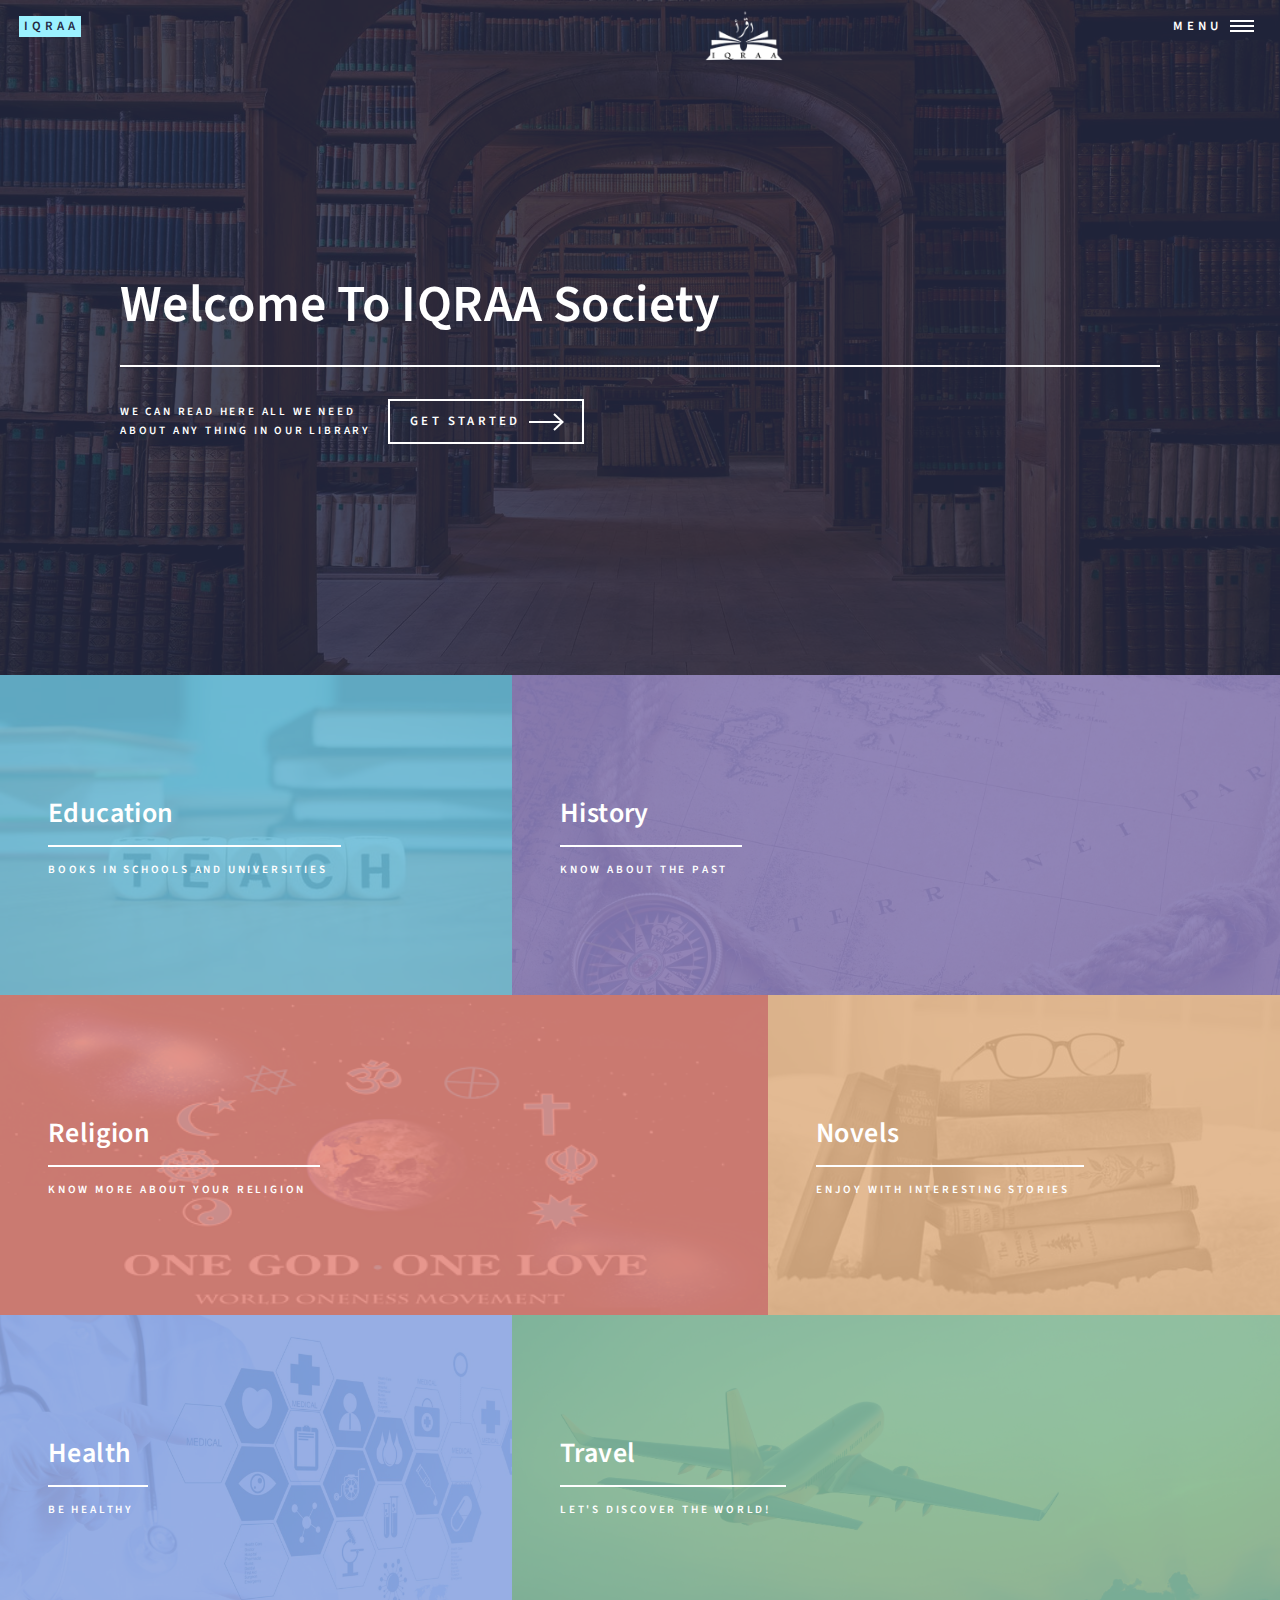
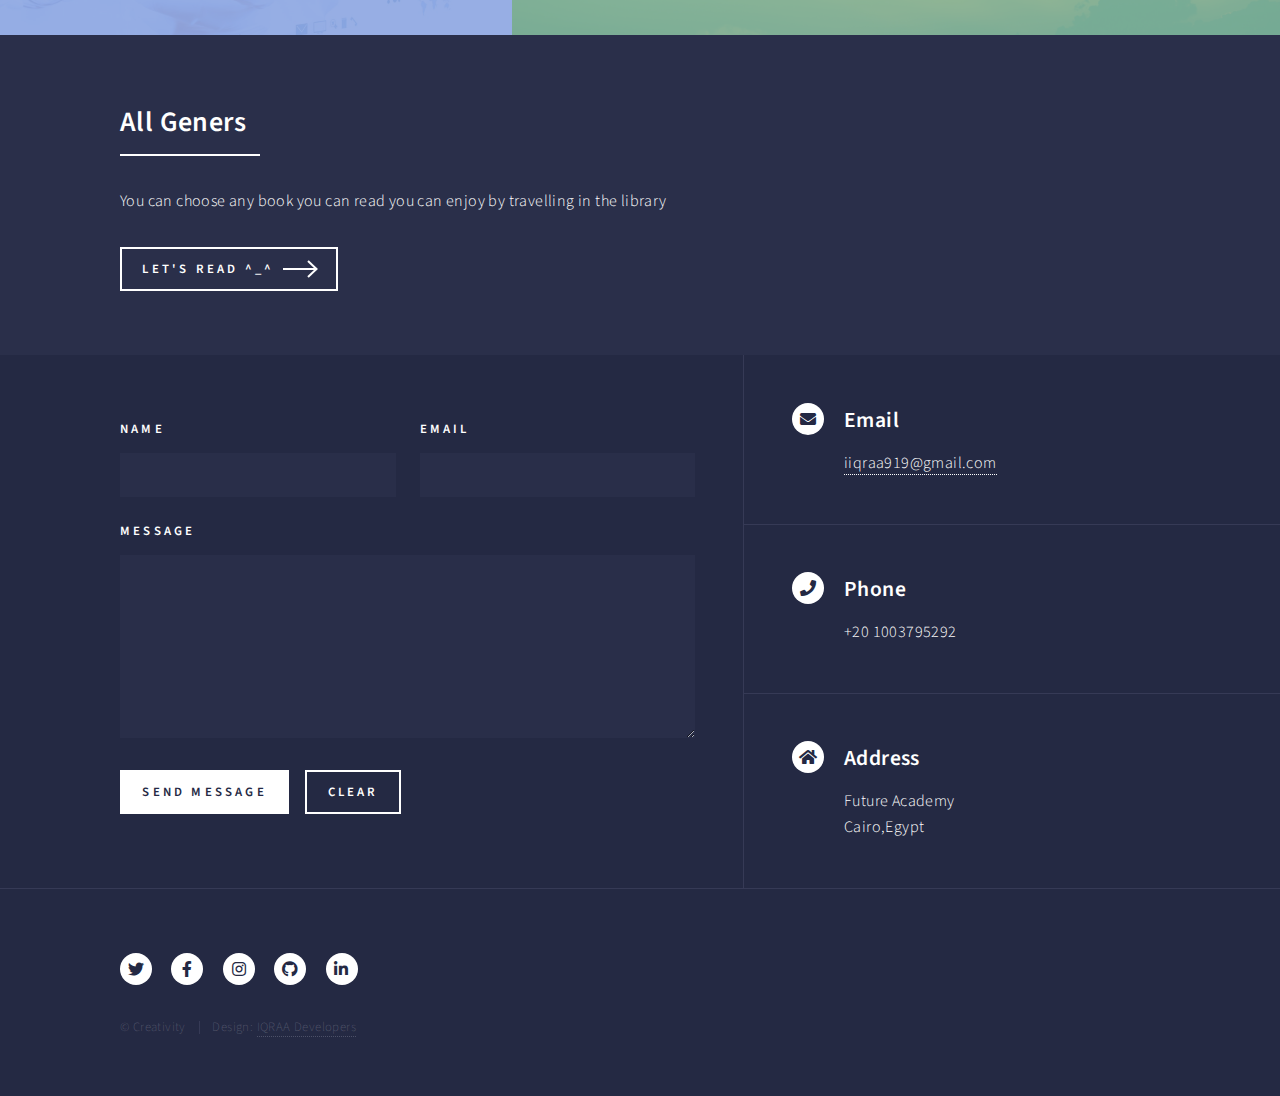
<file: index.html>
<!DOCTYPE HTML>

<html>
	<head>
		<title>IQRAA</title>
		<meta charset="utf-8" />
		<meta name="viewport" content="width=device-width, initial-scale=1, user-scalable=no" />
		<link rel="stylesheet" href="assets/css/main.css" />
		<noscript><link rel="stylesheet" href="assets/css/noscript.css" /></noscript>
        <link rel="icon" href="images/10.png">
        <style>
            #IQ{
             margin-top: -40px;
            margin-left: 50px;    
            width: 180px;
            height: 180px;  
            }
            .center{
            text-align: center;
            }
        
        </style>
	</head>
	<body class="is-preload">

		<!-- Wrapper -->
			<div id="wrapper">

				<!-- Header -->
					<header id="header" class="alt">
						<a href="index.html" class="logo"><strong>IQRAA</strong></a><div style="width: 500px;height:50px "></div><div class="center"><img id="IQ" src="images/10.png"></div>
						<nav>
							<a href="#menu">Menu</a>
						</nav>
					</header>

				<!-- Menu -->
					<nav id="menu">
						<ul class="links">
							<li><a href="index.html">Home</a></li>
							<li><a href="Features.html">Features</a></li>
							<li><a href="AboutUs.html">About Us</a></li>
							<li><a href="Contact.html">Contact Us</a></li>
						</ul>
						<ul class="actions stacked">
							<li><a href="#" class="button primary fit">Get Started</a></li>
							<li><a href="#" class="button fit">Log In</a></li>
						</ul>
					</nav>

				<!-- Banner -->
					<section id="banner" class="major">
						<div class="inner">
							<header class="major">
								<h1>Welcome To IQRAA Society</h1>
							</header>
							<div class="content">
								<p>We can Read here All We need 
										 <br />
										 about any thing in our Library</p>
								<ul class="actions">
									<li><a href="#one" class="button next scrolly">Get Started</a></li>
								</ul>
							</div>
						</div>
					</section>

				<!-- Main -->
					<div id="main">

						<!-- One -->
							<section id="one" class="tiles">
								<article>
									<span class="image">
										<img src="images/Education.jpeg" alt="Education" />
									</span>
									<header class="major">
										<h3><a href="landing.html" class="link">Education</a></h3>
										<p>Books in Schools And Universities</p>
									</header>
								</article>
								<article>
									<span class="image">
										<img src="images/history.jpg" alt="History" />
									</span>
									<header class="major">
										<h3><a href="landing.html" class="link">History</a></h3>
										<p>Know About the past</p>
									</header>
								</article>
								<article>
									<span class="image">
										<img src="images/Relegion.png" alt="Relegion" />
									</span>
									<header class="major">
										<h3><a href="landing.html" class="link">Religion</a></h3>
										<p>know more about your religion</p>
									</header>
								</article>
								<article>
									<span class="image">
										<img src="images/stack-of-books-vintage-books-book-books.jpg" alt="" />
									</span>
									<header class="major">
										<h3><a href="landing.html" class="link">Novels</a></h3>
										<p>Enjoy with interesting Stories</p>
									</header>
								</article>
								<article>
									<span class="image">
										<img src="images/Health.jpg" alt="Health" />
									</span>
									<header class="major">
										<h3><a href="landing.html" class="link">Health</a></h3>
										<p>Be Healthy</p>
									</header>
								</article>
								<article>
									<span class="image">
										<img src="images/Travelling.jpg" alt="Travel" />
									</span>
									<header class="major">
										<h3><a href="landing.html" class="link">Travel</a></h3>
										<p>Let's discover the world!</p>
									</header>
								</article>
							</section>

						<!-- Two -->
							<section id="two">
								<div class="inner">
									<header class="major">
										<h2>All Geners</h2>
									</header>
									<p>You can choose any book you can read you can enjoy by travelling in the library  </p>
									<ul class="actions"> 
										<li><a href="landing.html" class="button next">Let's Read ^_^</a></li>
									</ul>
								</div>
							</section>

					</div>

				<!-- Contact -->
					<section id="contact">
						<div class="inner">
							<section>
								<form method="post" action="#">
									<div class="fields">
										<div class="field half">
											<label for="name">Name</label>
											<input type="text" name="name" id="name" />
										</div>
										<div class="field half">
											<label for="email">Email</label>
											<input type="text" name="email" id="email" />
										</div>
										<div class="field">
											<label for="message">Message</label>
											<textarea name="message" id="message" rows="6"></textarea>
										</div>
									</div>
									<ul class="actions">
										<li><input type="submit" value="Send Message" class="primary" /></li>
										<li><input type="reset" value="Clear" /></li>
									</ul>
								</form>
							</section>
							<section class="split">
								<section>
									<div class="contact-method">
										<span class="icon solid alt fa-envelope"></span>
										<h3>Email</h3>
										<a href="mailto:iiqraa919@gmail.com">iiqraa919@gmail.com</a>
									</div>
								</section>
								<section>
									<div class="contact-method">
										<span class="icon solid alt fa-phone"></span>
										<h3>Phone</h3>
										<span>+20 1003795292</span>
									</div>
								</section>
								<section>
									<div class="contact-method">
										<span class="icon solid alt fa-home"></span>
										<h3>Address</h3>
										<span>Future Academy<br />
										Cairo,Egypt
										</span>
									</div>
								</section>
							</section>
						</div>
					</section>

				<!-- Footer -->
					<footer id="footer">
						<div class="inner">
							<ul class="icons">
								<li><a href="#" class="icon brands alt fa-twitter"><span class="label">Twitter</span></a></li>
								<li><a href="#" class="icon brands alt fa-facebook-f"><span class="label">Facebook</span></a></li>
								<li><a href="#" class="icon brands alt fa-instagram"><span class="label">Instagram</span></a></li>
								<li><a href="#" class="icon brands alt fa-github"><span class="label">GitHub</span></a></li>
								<li><a href="#" class="icon brands alt fa-linkedin-in"><span class="label">LinkedIn</span></a></li>
							</ul>
							<ul class="copyright">
								<li>&copy; Creativity</li><li>Design: <a href="#">IQRAA Developers</a></li> 
							</ul>
						</div>
					</footer>

			</div>

		<!-- Scripts -->
			<script src="assets/js/jquery.min.js"></script>
			<script src="assets/js/jquery.scrolly.min.js"></script>
			<script src="assets/js/jquery.scrollex.min.js"></script>
			<script src="assets/js/browser.min.js"></script>
			<script src="assets/js/breakpoints.min.js"></script>
			<script src="assets/js/util.js"></script>
			<script src="assets/js/main.js"></script>

	</body>
</html>
</file>
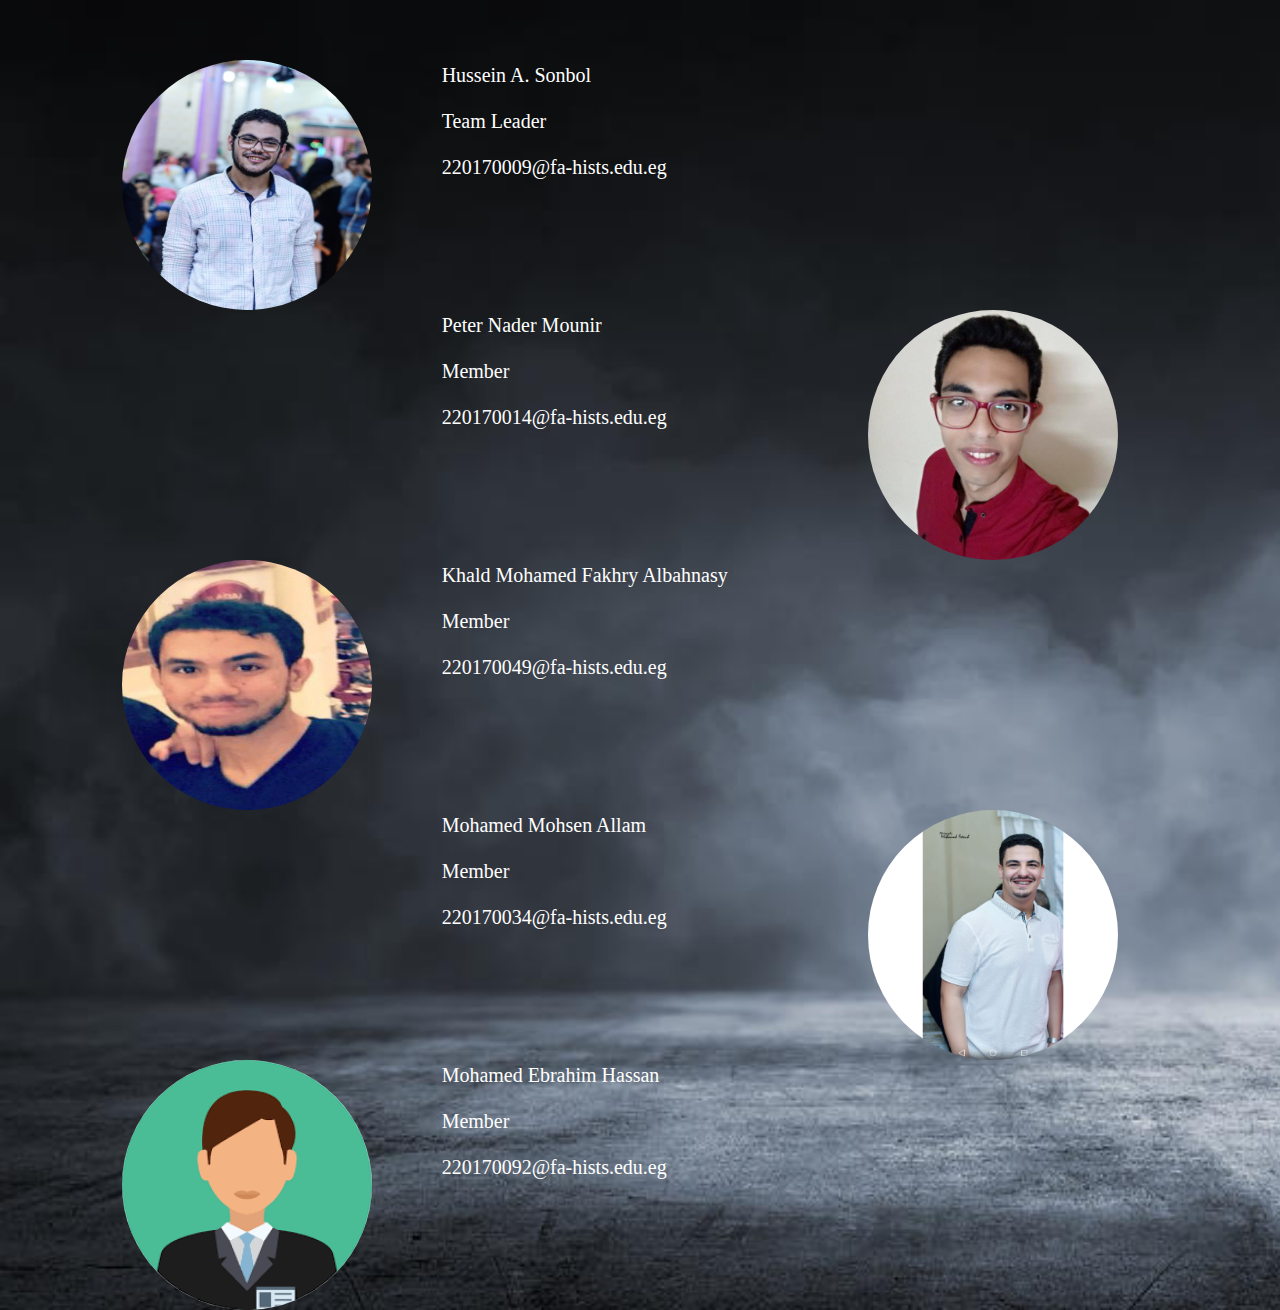
<file: AboutUs.html>
<!DOCTYPE html>
<html lang="en">
    
    <head>
        
        <meta charset="utf-8">
        <meta http-equiv="X-UA-Compatible" content="IE=edge">
        <title>About us</title>
        <meta name="viewport" content="width=device-width, initial-scale=1, shrink-to-fit=no">
        <link rel="stylesheet" href="https://stackpath.bootstrapcdn.com/bootstrap/4.3.1/css/bootstrap.min.css" integrity="sha384-ggOyR0iXCbMQv3Xipma34MD+dH/1fQ784/j6cY/iJTQUOhcWr7x9JvoRxT2MZw1T" crossorigin="anonymous">
        <link rel="stylesheet" href="https://cdnjs.cloudflare.com/ajax/libs/animate.css/3.7.2/animate.min.css">
        <link rel="stylesheet" href="css/style3.css">
            
        <style>
            .row{
            margin: 0px;
            }
        </style>
    </head>
    
    <body>
        
        <header></header>
        
        
     <!--   <nav id="navbar" class="navbar navbar-expand-sm bg-dark navbar-dark justify-content-center fixed-top">
            <ul id="links" class="navbar-nav">
                <li class="nav-item">
                    <a class="nav-link" href="#">Home</a>
                </li>
                <li class="nav-item">
                    <a class="nav-link" href="#">history</a>
                </li>
                <li class="nav-item">
                    <a id="logo" class="navbar-brand" href="#">IQRAA</a>
                </li>
                <li class="nav-item">
                    <a class="nav-link" href="#">books</a>
                </li>
                <li class="nav-item">
                    <a class="nav-link" href="#">about us</a>
                </li>
            </ul>
        </nav>-->
        
        <div class="row">
                <div class="col-md-1"></div>
                <div class="col-md-2 imgtxt">
                    <img class="animated bounceInLeft delay-2s" src="images/hessen.jpg">
                </div>
                <div class="col-md-1"></div>
                <div class="col-md-3 imgtxt">
                    <p id="stylefont">Hussein A. Sonbol</p>
                    <p>Team Leader</p>
                    <p>220170009@fa-hists.edu.eg</p>
                </div>
                

            </div>
            <div class="row">
                <div class="col-md-4"></div>   
                <div class="col-md-4 imgtxt">
                    <p id="stylefont">Peter Nader Mounir</p>
                    <p>Member</p>
                    <p>220170014@fa-hists.edu.eg</p>
                </div> 
                    
                <div class="col-md-2 imgtxt">
                    <img class="animated bounceInRight delay-3s" src="images/peter.jpg">
                </div>
            </div>
        <div class="row">
                <div class="col-md-1"></div>
                <div class="col-md-2 imgtxt">
                    <img class="animated bounceInLeft delay-4s" src="images/khald.jpg">
                </div>
                <div class="col-md-1"></div>
                <div class="col-md-3 imgtxt">
                    <p id="stylefont">Khald Mohamed Fakhry Albahnasy</p>
                    <p>Member</p>
                    <p>220170049@fa-hists.edu.eg</p>    
                </div>
            </div>
            <div class="row">
                <div class="col-md-4"></div>   
                <div class="col-md-4 imgtxt">
                    <p id="stylefont">Mohamed Mohsen Allam</p>
                    <p>Member</p>
                    <p>220170034@fa-hists.edu.eg</p>
                </div> 
               
                <div class="col-md-2 imgtxt">
                    <img class="animated bounceInRight delay-5s" src="images/mohsen.jpeg">
                </div>
            </div>
        <div class="row">
            <div class="col-md-1"></div>
             <div class="col-md-2 imgtxt">
                    <img class="animated bounceInLeft delay-2s" src="images/images(1).png">
                </div>
            <div class="col-md-1"></div>
                <div class="col-md-3 imgtxt">
                    <p id="stylefont">Mohamed Ebrahim Hassan</p>
                    <p>Member</p>
                    <p>220170092@fa-hists.edu.eg</p>    
                </div>
            <div>
             
            </div>
        </div>
        

        <script src="https://code.jquery.com/jquery-3.3.1.slim.min.js" integrity="sha384-q8i/X+965DzO0rT7abK41JStQIAqVgRVzpbzo5smXKp4YfRvH+8abtTE1Pi6jizo" crossorigin="anonymous"></script>
        <script src="https://cdnjs.cloudflare.com/ajax/libs/popper.js/1.14.7/umd/popper.min.js" integrity="sha384-UO2eT0CpHqdSJQ6hJty5KVphtPhzWj9WO1clHTMGa3JDZwrnQq4sF86dIHNDz0W1" crossorigin="anonymous"></script>
        <script src="https://stackpath.bootstrapcdn.com/bootstrap/4.3.1/js/bootstrap.min.js" integrity="sha384-JjSmVgyd0p3pXB1rRibZUAYoIIy6OrQ6VrjIEaFf/nJGzIxFDsf4x0xIM+B07jRM" crossorigin="anonymous"></script>

        
    </body>
    
</html>
</file>
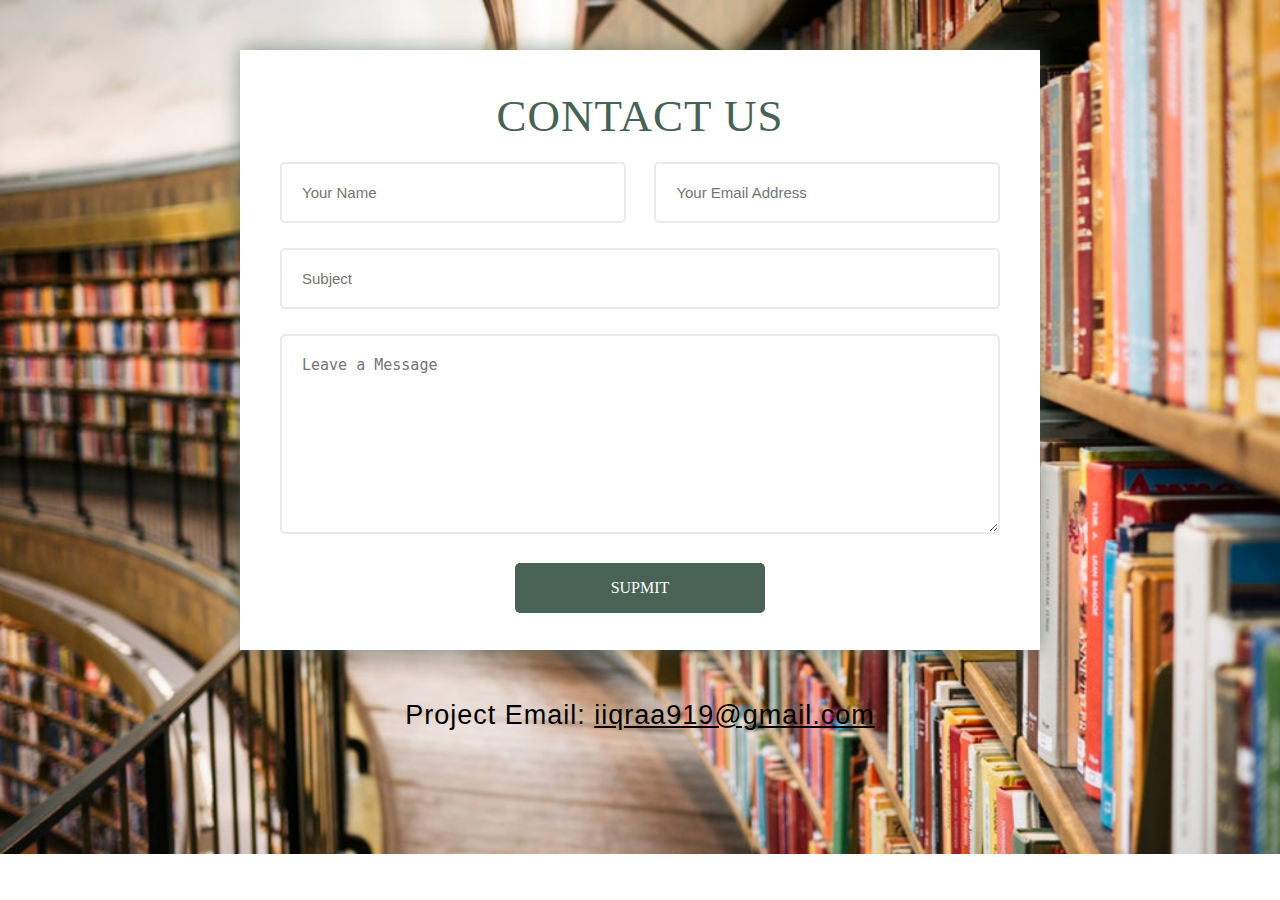
<file: Contact.html>
<!DOCTYPE html>
<html>
    <head>
        <meta charset="utf-8">
        <title>IQRAA</title>
        <link rel="stylesheet" href="css/style.css"/>
    </head> 
    
    <body>
    
        <div class="container">
    <p>CONTACT US</p>
    
    <div class="login">
      <input type="text" placeholder="Your Name" class="input">
      <input type="text" placeholder="Your Email Address" class="input">
    </div>
    
    <div class="subject">
      <input type="text" placeholder="Subject" class="input">
    </div>
    
    <div class="msg">
      <textarea  class="area" placeholder="Leave a Message"></textarea>
    </div>
    
    <div class="btn">SUPMIT</div>
  </div>
    
        <div id="footer">
  <p>Project Email: <a href="https://mail.google.com/mail/u/3/#inbox">iiqraa919@gmail.com</a></p>
        </div>

        
        
    </body>
    
</html>
</file>
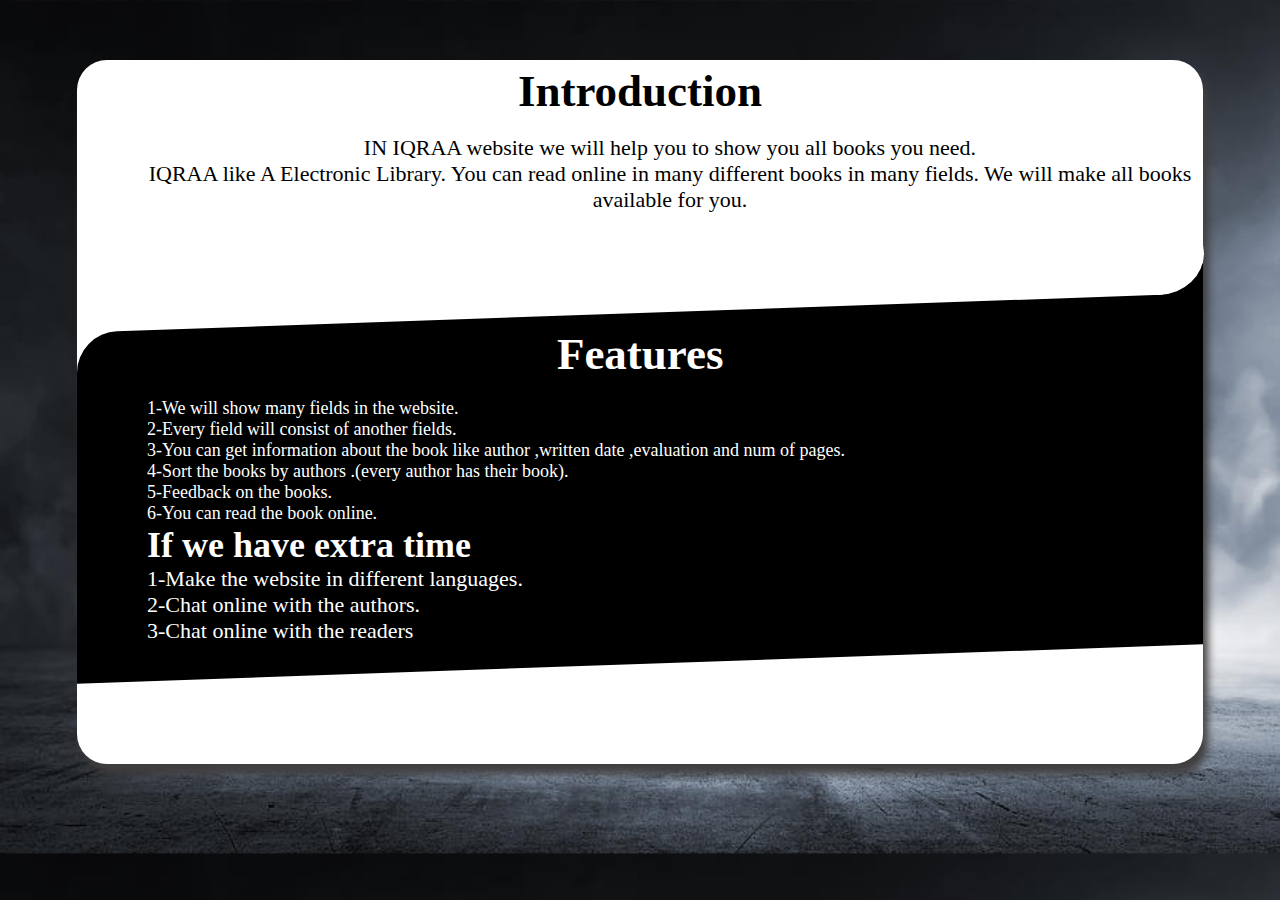
<file: Features.html>
<!DOCTYPE html>
<html>
    <head>
        <meta charset="UTF-8">
        <meta name="viewreport" content="width=device-width, initial-scale=1.0">
        <title>IQRAA Features</title>
        <link rel="stylesheet" href="css/feature_style.css" type="text/css">
    </head>
    <body>
        <div class="feature-container">
            <div style="padding: 5px 5px 0px 5px;">
                <h1>Introduction</h1>
                <br>
                <p style="text-align: center;">
                    IN IQRAA website we will help you to show you all books you need.<br>IQRAA like A Electronic Library. You can read online in many different books in many fields. We will make all books available for you.
                </p>
            </div>
            <div class="blue-container">
                <h1 style=" transform:skewY(2deg); color: inherit;">Features</h1>
                <br>
                <p style=" transform: skewY(2deg); font-size: 18px">
                    1-We will show many fields in the website.<br>
                    2-Every field will consist of another fields.<br>
                    3-You can get information about the book like author ,written date ,evaluation and num of pages.<br>
                    4-Sort the books by authors .(every author has their book).<br>
                    5-Feedback on the books.<br>
                    6-You can read the book online.<br>
                </p>
                <h2 style=" transform: skewY(2deg);">If we have extra time </h2>
                <p style=" transform: skewY(2deg);">
                    
                        1-Make the website in different languages.<br>
                        2-Chat online with the authors.<br>
                        3-Chat online with the readers<br>
                    
                </p>
        </div>
        </div>
    </body>
</html>
</file>
<file: assets/css/noscript.css>
/*
	Forty by HTML5 UP
	html5up.net | @ajlkn
	Free for personal and commercial use under the CCA 3.0 license (html5up.net/license)
*/

/* Banner */

	body.is-preload #banner:after {
		opacity: 0.85;
	}

	body.is-preload #banner > .inner {
		-moz-filter: none;
		-webkit-filter: none;
		-ms-filter: none;
		filter: none;
		-moz-transform: none;
		-webkit-transform: none;
		-ms-transform: none;
		transform: none;
		opacity: 1;
	}
</file>
<file: css/style3.css>
a{
    color: white;
} 
a:hover{
    color: blue;       
    text-decoration:none;
}
.center{
text-align: center;
color: black;
    
}
.row{
    margin: 0px;
}

.imgtxt{
    font-size: 20px;
    color: white;;
    font-family: cursive;
}
.imgtxt img {
  border-radius: 50%;
}
img {
    height: 250px;
    width: 250px;
}
header
{
    margin-bottom: 60px;
}
body
{
   
    background-image: url("../images/texture-dark-concrete-floor-leolintang.jpg");
    background-repeat: no-repeat;
    background-size: cover;
}
</file>
<file: css/style.css>
*
{
  margin: 0;
  padding: 0;
}

body
{
    background-image: url("library.jpg");
    background-repeat: no-repeat;
    background-size: cover;
   
}


.container{
  max-width: 800px;
  height: 600px;
  background: #fff;
  margin: 50px auto;
  box-shadow: 0 0 20px rgba(72,98,85, 0.6);
  box-sizing: border-box;
  padding: 40px;
}

p
{
  text-align: center;
  letter-spacing: 1px;  
  font-size: 45px;
  margin-bottom: 20px;
  color: #486255;
}

.input, .msg .area
{
  width: 100%;
  padding: 20px;
  box-sizing: border-box;
  margin-bottom: 25px;
  border: 2px solid #e9eaea;
  font-size: 15px;
  border-radius: 5px;
  
}

.login .input
{
  width: 48%;
  float: left;
  margin-right: 4%;
}

.login .input:last-child
{
  margin-right: 0;
}

.msg .area
{
  height: 200px;
}

.btn
{
  width: 250px;
  background: #486255;
  height: 50px;
  line-height: 50px;
  text-align: center;
  border-radius: 5px;
  margin: 0 auto;
  color: #fff;
  text-transform: uppercase;
  cursor: pointer;
}
.footer
{
     background-color: black;
     overflow: hidden;
   
}
#footer p 
{    
    color: black;
    font-family: sans-serif;
    font-size: 27px;

}
#footer a
{
    color:black;
}
</file>
<file: css/feature_style.css>
* {
    padding: 0;
    margin: 0;
}
body {
    background-image: url("b4.jpg");
    background-repeat: repeat-y;
    background-size: cover;
}

h1 {
    text-align: center;
    animation: move 2s infinite alternate ;
    font-size: 45px;
    color: black;
}

h2 {
    font-size: 36px;
    padding-left: 60px;
}

@keyframes move {
    from{
        transform: translateY(0px);
    }
    to{
        transform: translateY(5px);
    }
}
.feature-container {
    margin-top: 60px;
    padding-bottom: 100px;
    margin-left: 6%;
    margin-right: 6%;
    border-color: black;
    box-shadow: 5px 10px 8px rgb(65, 62, 62);
    background-color: white;
    border-radius: 30px;
}

.blue-container {
    background-color: black; 
    margin-top: 100px; 
    margin-bottom: em;
    padding: 15px 10px 20px 10px;
    border-top-left-radius: 40px;
    transform: skewY(-2deg);
    color: white;
}
.blue-container::before {
    content: "";
    width: 40px;
    height: 40px;
    background-color: black;
    position: absolute;
    top: -30px;
    right: 0;
    z-index: -2;
}
.blue-container::after {
    content: "";
    width: 88px;
    height: 80px;
    background-color: white;
    top:  -80px;
    position: absolute;
    right: -0.1px;
    border-radius: 50%;
    z-index: -1;
}

p {
    font-size: 22px;
    padding-left: 60px;
}
</file>
<file: assets/css/main.css>
@import url(fontawesome-all.min.css);
@import url("https://fonts.googleapis.com/css?family=Source+Sans+Pro:300,300italic,600,600italic");


html, body, div, span, applet, object,
iframe, h1, h2, h3, h4, h5, h6, p, blockquote,
pre, a, abbr, acronym, address, big, cite,
code, del, dfn, em, img, ins, kbd, q, s, samp,
small, strike, strong, sub, sup, tt, var, b,
u, i, center, dl, dt, dd, ol, ul, li, fieldset,
form, label, legend, table, caption, tbody,
tfoot, thead, tr, th, td, article, aside,
canvas, details, embed, figure, figcaption,
footer, header, hgroup, menu, nav, output, ruby,
section, summary, time, mark, audio, video {
	margin: 0;
	padding: 0;
	border: 0;
	font-size: 100%;
	font: inherit;
	vertical-align: baseline;}

article, aside, details, figcaption, figure,
footer, header, hgroup, menu, nav, section {
	display: block;}

body {
	line-height: 1;
}

ol, ul {
	list-style: none;
}

blockquote, q {
	quotes: none;
}

	blockquote:before, blockquote:after, q:before, q:after {
		content: '';
		content: none;
	}

table {
	border-collapse: collapse;
	border-spacing: 0;
}

body {
	-webkit-text-size-adjust: none;
}

mark {
	background-color: transparent;
	color: inherit;
}

input::-moz-focus-inner {
	border: 0;
	padding: 0;
}

input, select, textarea {
	-moz-appearance: none;
	-webkit-appearance: none;
	-ms-appearance: none;
	appearance: none;
}

/* Basic */

	@-ms-viewport {
		width: device-width;
	}

	body {
		-ms-overflow-style: scrollbar;
	}

	@media screen and (max-width: 480px) {

		html, body {
			min-width: 320px;
		}

	}

	html {
		box-sizing: border-box;
	}

	*, *:before, *:after {
		box-sizing: inherit;
	}

	body {
		background: #242943;
	}

		body.is-preload *, body.is-preload *:before, body.is-preload *:after {
			-moz-animation: none !important;
			-webkit-animation: none !important;
			-ms-animation: none !important;
			animation: none !important;
			-moz-transition: none !important;
			-webkit-transition: none !important;
			-ms-transition: none !important;
			transition: none !important;
		}

/* Type */

	body, input, select, textarea {
		color: #ffffff;
		font-family: "Source Sans Pro", Helvetica, sans-serif;
		font-size: 17pt;
		font-weight: 300;
		letter-spacing: 0.025em;
		line-height: 1.65;
	}

		@media screen and (max-width: 1680px) {

			body, input, select, textarea {
				font-size: 14pt;
			}

		}

		@media screen and (max-width: 1280px) {

			body, input, select, textarea {
				font-size: 12pt;
			}

		}

		@media screen and (max-width: 360px) {

			body, input, select, textarea {
				font-size: 11pt;
			}

		}

	a {
		-moz-transition: color 0.2s ease-in-out, border-bottom-color 0.2s ease-in-out;
		-webkit-transition: color 0.2s ease-in-out, border-bottom-color 0.2s ease-in-out;
		-ms-transition: color 0.2s ease-in-out, border-bottom-color 0.2s ease-in-out;
		transition: color 0.2s ease-in-out, border-bottom-color 0.2s ease-in-out;
		border-bottom: dotted 1px;
		color: inherit;
		text-decoration: none;
	}

		a:hover {
			border-bottom-color: transparent;
			color: #9bf1ff !important;
		}

		a:active {
			color: #53e3fb !important;
		}

	strong, b {
		color: #ffffff;
		font-weight: 600;
	}

	em, i {
		font-style: italic;
	}

	p {
		margin: 0 0 2em 0;
	}

	h1, h2, h3, h4, h5, h6 {
		color: #ffffff;
		font-weight: 600;
		line-height: 1.65;
		margin: 0 0 1em 0;
	}

		h1 a, h2 a, h3 a, h4 a, h5 a, h6 a {
			color: inherit;
			border-bottom: 0;
		}

	h1 {
		font-size: 2.5em;
	}

	h2 {
		font-size: 1.75em;
	}

	h3 {
		font-size: 1.35em;
	}

	h4 {
		font-size: 1.1em;
	}

	h5 {
		font-size: 0.9em;
	}

	h6 {
		font-size: 0.7em;
	}

	@media screen and (max-width: 736px) {

		h1 {
			font-size: 2em;
		}

		h2 {
			font-size: 1.5em;
		}

		h3 {
			font-size: 1.25em;
		}

	}

	sub {
		font-size: 0.8em;
		position: relative;
		top: 0.5em;
	}

	sup {
		font-size: 0.8em;
		position: relative;
		top: -0.5em;
	}

	blockquote {
		border-left: solid 4px rgba(212, 212, 255, 0.1);
		font-style: italic;
		margin: 0 0 2em 0;
		padding: 0.5em 0 0.5em 2em;
	}

	code {
		background: rgba(212, 212, 255, 0.035);
		font-family: "Courier New", monospace;
		font-size: 0.9em;
		margin: 0 0.25em;
		padding: 0.25em 0.65em;
	}

	pre {
		-webkit-overflow-scrolling: touch;
		font-family: "Courier New", monospace;
		font-size: 0.9em;
		margin: 0 0 2em 0;
	}

		pre code {
			display: block;
			line-height: 1.75;
			padding: 1em 1.5em;
			overflow-x: auto;
		}

	hr {
		border: 0;
		border-bottom: solid 1px rgba(212, 212, 255, 0.1);
		margin: 2em 0;
	}

		hr.major {
			margin: 3em 0;
		}

	.align-left {
		text-align: left;
	}

	.align-center {
		text-align: center;
	}

	.align-right {
		text-align: right;
	}

/* Row */

	.row {
		display: flex;
		flex-wrap: wrap;
		box-sizing: border-box;
		align-items: stretch;
	}

		.row > * {
			box-sizing: border-box;
		}

		.row.gtr-uniform > * > :last-child {
			margin-bottom: 0;
		}

		.row.aln-left {
			justify-content: flex-start;
		}

		.row.aln-center {
			justify-content: center;
		}

		.row.aln-right {
			justify-content: flex-end;
		}

		.row.aln-top {
			align-items: flex-start;
		}

		.row.aln-middle {
			align-items: center;
		}

		.row.aln-bottom {
			align-items: flex-end;
		}

		.row > .imp {
			order: -1;
		}

		.row > .col-1 {
			width: 8.33333%;
		}

		.row > .off-1 {
			margin-left: 8.33333%;
		}

		.row > .col-2 {
			width: 16.66667%;
		}

		.row > .off-2 {
			margin-left: 16.66667%;
		}

		.row > .col-3 {
			width: 25%;
		}

		.row > .off-3 {
			margin-left: 25%;
		}

		.row > .col-4 {
			width: 33.33333%;
		}

		.row > .off-4 {
			margin-left: 33.33333%;
		}

		.row > .col-5 {
			width: 41.66667%;
		}

		.row > .off-5 {
			margin-left: 41.66667%;
		}

		.row > .col-6 {
			width: 50%;
		}

		.row > .off-6 {
			margin-left: 50%;
		}

		.row > .col-7 {
			width: 58.33333%;
		}

		.row > .off-7 {
			margin-left: 58.33333%;
		}

		.row > .col-8 {
			width: 66.66667%;
		}

		.row > .off-8 {
			margin-left: 66.66667%;
		}

		.row > .col-9 {
			width: 75%;
		}

		.row > .off-9 {
			margin-left: 75%;
		}

		.row > .col-10 {
			width: 83.33333%;
		}

		.row > .off-10 {
			margin-left: 83.33333%;
		}

		.row > .col-11 {
			width: 91.66667%;
		}

		.row > .off-11 {
			margin-left: 91.66667%;
		}

		.row > .col-12 {
			width: 100%;
		}

		.row > .off-12 {
			margin-left: 100%;
		}

		.row.gtr-0 {
			margin-top: 0;
			margin-left: 0em;
		}

			.row.gtr-0 > * {
				padding: 0 0 0 0em;
			}

			.row.gtr-0.gtr-uniform {
				margin-top: 0em;
			}

				.row.gtr-0.gtr-uniform > * {
					padding-top: 0em;
				}

		.row.gtr-25 {
			margin-top: 0;
			margin-left: -0.5em;
		}

			.row.gtr-25 > * {
				padding: 0 0 0 0.5em;
			}

			.row.gtr-25.gtr-uniform {
				margin-top: -0.5em;
			}

				.row.gtr-25.gtr-uniform > * {
					padding-top: 0.5em;
				}

		.row.gtr-50 {
			margin-top: 0;
			margin-left: -1em;
		}

			.row.gtr-50 > * {
				padding: 0 0 0 1em;
			}

			.row.gtr-50.gtr-uniform {
				margin-top: -1em;
			}

				.row.gtr-50.gtr-uniform > * {
					padding-top: 1em;
				}

		.row {
			margin-top: 0;
			margin-left: -2em;
		}

			.row > * {
				padding: 0 0 0 2em;
			}

			.row.gtr-uniform {
				margin-top: -2em;
			}

				.row.gtr-uniform > * {
					padding-top: 2em;
				}

		.row.gtr-150 {
			margin-top: 0;
			margin-left: -3em;
		}

			.row.gtr-150 > * {
				padding: 0 0 0 3em;
			}

			.row.gtr-150.gtr-uniform {
				margin-top: -3em;
			}

				.row.gtr-150.gtr-uniform > * {
					padding-top: 3em;
				}

		.row.gtr-200 {
			margin-top: 0;
			margin-left: -4em;
		}

			.row.gtr-200 > * {
				padding: 0 0 0 4em;
			}

			.row.gtr-200.gtr-uniform {
				margin-top: -4em;
			}

				.row.gtr-200.gtr-uniform > * {
					padding-top: 4em;
				}

		@media screen and (max-width: 1680px) {

			.row {
				display: flex;
				flex-wrap: wrap;
				box-sizing: border-box;
				align-items: stretch;
			}

				.row > * {
					box-sizing: border-box;
				}

				.row.gtr-uniform > * > :last-child {
					margin-bottom: 0;
				}

				.row.aln-left {
					justify-content: flex-start;
				}

				.row.aln-center {
					justify-content: center;
				}

				.row.aln-right {
					justify-content: flex-end;
				}

				.row.aln-top {
					align-items: flex-start;
				}

				.row.aln-middle {
					align-items: center;
				}

				.row.aln-bottom {
					align-items: flex-end;
				}

				.row > .imp-xlarge {
					order: -1;
				}

				.row > .col-1-xlarge {
					width: 8.33333%;
				}

				.row > .off-1-xlarge {
					margin-left: 8.33333%;
				}

				.row > .col-2-xlarge {
					width: 16.66667%;
				}

				.row > .off-2-xlarge {
					margin-left: 16.66667%;
				}

				.row > .col-3-xlarge {
					width: 25%;
				}

				.row > .off-3-xlarge {
					margin-left: 25%;
				}

				.row > .col-4-xlarge {
					width: 33.33333%;
				}

				.row > .off-4-xlarge {
					margin-left: 33.33333%;
				}

				.row > .col-5-xlarge {
					width: 41.66667%;
				}

				.row > .off-5-xlarge {
					margin-left: 41.66667%;
				}

				.row > .col-6-xlarge {
					width: 50%;
				}

				.row > .off-6-xlarge {
					margin-left: 50%;
				}

				.row > .col-7-xlarge {
					width: 58.33333%;
				}

				.row > .off-7-xlarge {
					margin-left: 58.33333%;
				}

				.row > .col-8-xlarge {
					width: 66.66667%;
				}

				.row > .off-8-xlarge {
					margin-left: 66.66667%;
				}

				.row > .col-9-xlarge {
					width: 75%;
				}

				.row > .off-9-xlarge {
					margin-left: 75%;
				}

				.row > .col-10-xlarge {
					width: 83.33333%;
				}

				.row > .off-10-xlarge {
					margin-left: 83.33333%;
				}

				.row > .col-11-xlarge {
					width: 91.66667%;
				}

				.row > .off-11-xlarge {
					margin-left: 91.66667%;
				}

				.row > .col-12-xlarge {
					width: 100%;
				}

				.row > .off-12-xlarge {
					margin-left: 100%;
				}

				.row.gtr-0 {
					margin-top: 0;
					margin-left: 0em;
				}

					.row.gtr-0 > * {
						padding: 0 0 0 0em;
					}

					.row.gtr-0.gtr-uniform {
						margin-top: 0em;
					}

						.row.gtr-0.gtr-uniform > * {
							padding-top: 0em;
						}

				.row.gtr-25 {
					margin-top: 0;
					margin-left: -0.5em;
				}

					.row.gtr-25 > * {
						padding: 0 0 0 0.5em;
					}

					.row.gtr-25.gtr-uniform {
						margin-top: -0.5em;
					}

						.row.gtr-25.gtr-uniform > * {
							padding-top: 0.5em;
						}

				.row.gtr-50 {
					margin-top: 0;
					margin-left: -1em;
				}

					.row.gtr-50 > * {
						padding: 0 0 0 1em;
					}

					.row.gtr-50.gtr-uniform {
						margin-top: -1em;
					}

						.row.gtr-50.gtr-uniform > * {
							padding-top: 1em;
						}

				.row {
					margin-top: 0;
					margin-left: -2em;
				}

					.row > * {
						padding: 0 0 0 2em;
					}

					.row.gtr-uniform {
						margin-top: -2em;
					}

						.row.gtr-uniform > * {
							padding-top: 2em;
						}

				.row.gtr-150 {
					margin-top: 0;
					margin-left: -3em;
				}

					.row.gtr-150 > * {
						padding: 0 0 0 3em;
					}

					.row.gtr-150.gtr-uniform {
						margin-top: -3em;
					}

						.row.gtr-150.gtr-uniform > * {
							padding-top: 3em;
						}

				.row.gtr-200 {
					margin-top: 0;
					margin-left: -4em;
				}

					.row.gtr-200 > * {
						padding: 0 0 0 4em;
					}

					.row.gtr-200.gtr-uniform {
						margin-top: -4em;
					}

						.row.gtr-200.gtr-uniform > * {
							padding-top: 4em;
						}

		}

		@media screen and (max-width: 1280px) {

			.row {
				display: flex;
				flex-wrap: wrap;
				box-sizing: border-box;
				align-items: stretch;
			}

				.row > * {
					box-sizing: border-box;
				}

				.row.gtr-uniform > * > :last-child {
					margin-bottom: 0;
				}

				.row.aln-left {
					justify-content: flex-start;
				}

				.row.aln-center {
					justify-content: center;
				}

				.row.aln-right {
					justify-content: flex-end;
				}

				.row.aln-top {
					align-items: flex-start;
				}

				.row.aln-middle {
					align-items: center;
				}

				.row.aln-bottom {
					align-items: flex-end;
				}

				.row > .imp-large {
					order: -1;
				}

				.row > .col-1-large {
					width: 8.33333%;
				}

				.row > .off-1-large {
					margin-left: 8.33333%;
				}

				.row > .col-2-large {
					width: 16.66667%;
				}

				.row > .off-2-large {
					margin-left: 16.66667%;
				}

				.row > .col-3-large {
					width: 25%;
				}

				.row > .off-3-large {
					margin-left: 25%;
				}

				.row > .col-4-large {
					width: 33.33333%;
				}

				.row > .off-4-large {
					margin-left: 33.33333%;
				}

				.row > .col-5-large {
					width: 41.66667%;
				}

				.row > .off-5-large {
					margin-left: 41.66667%;
				}

				.row > .col-6-large {
					width: 50%;
				}

				.row > .off-6-large {
					margin-left: 50%;
				}

				.row > .col-7-large {
					width: 58.33333%;
				}

				.row > .off-7-large {
					margin-left: 58.33333%;
				}

				.row > .col-8-large {
					width: 66.66667%;
				}

				.row > .off-8-large {
					margin-left: 66.66667%;
				}

				.row > .col-9-large {
					width: 75%;
				}

				.row > .off-9-large {
					margin-left: 75%;
				}

				.row > .col-10-large {
					width: 83.33333%;
				}

				.row > .off-10-large {
					margin-left: 83.33333%;
				}

				.row > .col-11-large {
					width: 91.66667%;
				}

				.row > .off-11-large {
					margin-left: 91.66667%;
				}

				.row > .col-12-large {
					width: 100%;
				}

				.row > .off-12-large {
					margin-left: 100%;
				}

				.row.gtr-0 {
					margin-top: 0;
					margin-left: 0em;
				}

					.row.gtr-0 > * {
						padding: 0 0 0 0em;
					}

					.row.gtr-0.gtr-uniform {
						margin-top: 0em;
					}

						.row.gtr-0.gtr-uniform > * {
							padding-top: 0em;
						}

				.row.gtr-25 {
					margin-top: 0;
					margin-left: -0.375em;
				}

					.row.gtr-25 > * {
						padding: 0 0 0 0.375em;
					}

					.row.gtr-25.gtr-uniform {
						margin-top: -0.375em;
					}

						.row.gtr-25.gtr-uniform > * {
							padding-top: 0.375em;
						}

				.row.gtr-50 {
					margin-top: 0;
					margin-left: -0.75em;
				}

					.row.gtr-50 > * {
						padding: 0 0 0 0.75em;
					}

					.row.gtr-50.gtr-uniform {
						margin-top: -0.75em;
					}

						.row.gtr-50.gtr-uniform > * {
							padding-top: 0.75em;
						}

				.row {
					margin-top: 0;
					margin-left: -1.5em;
				}

					.row > * {
						padding: 0 0 0 1.5em;
					}

					.row.gtr-uniform {
						margin-top: -1.5em;
					}

						.row.gtr-uniform > * {
							padding-top: 1.5em;
						}

				.row.gtr-150 {
					margin-top: 0;
					margin-left: -2.25em;
				}

					.row.gtr-150 > * {
						padding: 0 0 0 2.25em;
					}

					.row.gtr-150.gtr-uniform {
						margin-top: -2.25em;
					}

						.row.gtr-150.gtr-uniform > * {
							padding-top: 2.25em;
						}

				.row.gtr-200 {
					margin-top: 0;
					margin-left: -3em;
				}

					.row.gtr-200 > * {
						padding: 0 0 0 3em;
					}

					.row.gtr-200.gtr-uniform {
						margin-top: -3em;
					}

						.row.gtr-200.gtr-uniform > * {
							padding-top: 3em;
						}

		}

		@media screen and (max-width: 980px) {

			.row {
				display: flex;
				flex-wrap: wrap;
				box-sizing: border-box;
				align-items: stretch;
			}

				.row > * {
					box-sizing: border-box;
				}

				.row.gtr-uniform > * > :last-child {
					margin-bottom: 0;
				}

				.row.aln-left {
					justify-content: flex-start;
				}

				.row.aln-center {
					justify-content: center;
				}

				.row.aln-right {
					justify-content: flex-end;
				}

				.row.aln-top {
					align-items: flex-start;
				}

				.row.aln-middle {
					align-items: center;
				}

				.row.aln-bottom {
					align-items: flex-end;
				}

				.row > .imp-medium {
					order: -1;
				}

				.row > .col-1-medium {
					width: 8.33333%;
				}

				.row > .off-1-medium {
					margin-left: 8.33333%;
				}

				.row > .col-2-medium {
					width: 16.66667%;
				}

				.row > .off-2-medium {
					margin-left: 16.66667%;
				}

				.row > .col-3-medium {
					width: 25%;
				}

				.row > .off-3-medium {
					margin-left: 25%;
				}

				.row > .col-4-medium {
					width: 33.33333%;
				}

				.row > .off-4-medium {
					margin-left: 33.33333%;
				}

				.row > .col-5-medium {
					width: 41.66667%;
				}

				.row > .off-5-medium {
					margin-left: 41.66667%;
				}

				.row > .col-6-medium {
					width: 50%;
				}

				.row > .off-6-medium {
					margin-left: 50%;
				}

				.row > .col-7-medium {
					width: 58.33333%;
				}

				.row > .off-7-medium {
					margin-left: 58.33333%;
				}

				.row > .col-8-medium {
					width: 66.66667%;
				}

				.row > .off-8-medium {
					margin-left: 66.66667%;
				}

				.row > .col-9-medium {
					width: 75%;
				}

				.row > .off-9-medium {
					margin-left: 75%;
				}

				.row > .col-10-medium {
					width: 83.33333%;
				}

				.row > .off-10-medium {
					margin-left: 83.33333%;
				}

				.row > .col-11-medium {
					width: 91.66667%;
				}

				.row > .off-11-medium {
					margin-left: 91.66667%;
				}

				.row > .col-12-medium {
					width: 100%;
				}

				.row > .off-12-medium {
					margin-left: 100%;
				}

				.row.gtr-0 {
					margin-top: 0;
					margin-left: 0em;
				}

					.row.gtr-0 > * {
						padding: 0 0 0 0em;
					}

					.row.gtr-0.gtr-uniform {
						margin-top: 0em;
					}

						.row.gtr-0.gtr-uniform > * {
							padding-top: 0em;
						}

				.row.gtr-25 {
					margin-top: 0;
					margin-left: -0.375em;
				}

					.row.gtr-25 > * {
						padding: 0 0 0 0.375em;
					}

					.row.gtr-25.gtr-uniform {
						margin-top: -0.375em;
					}

						.row.gtr-25.gtr-uniform > * {
							padding-top: 0.375em;
						}

				.row.gtr-50 {
					margin-top: 0;
					margin-left: -0.75em;
				}

					.row.gtr-50 > * {
						padding: 0 0 0 0.75em;
					}

					.row.gtr-50.gtr-uniform {
						margin-top: -0.75em;
					}

						.row.gtr-50.gtr-uniform > * {
							padding-top: 0.75em;
						}

				.row {
					margin-top: 0;
					margin-left: -1.5em;
				}

					.row > * {
						padding: 0 0 0 1.5em;
					}

					.row.gtr-uniform {
						margin-top: -1.5em;
					}

						.row.gtr-uniform > * {
							padding-top: 1.5em;
						}

				.row.gtr-150 {
					margin-top: 0;
					margin-left: -2.25em;
				}

					.row.gtr-150 > * {
						padding: 0 0 0 2.25em;
					}

					.row.gtr-150.gtr-uniform {
						margin-top: -2.25em;
					}

						.row.gtr-150.gtr-uniform > * {
							padding-top: 2.25em;
						}

				.row.gtr-200 {
					margin-top: 0;
					margin-left: -3em;
				}

					.row.gtr-200 > * {
						padding: 0 0 0 3em;
					}

					.row.gtr-200.gtr-uniform {
						margin-top: -3em;
					}

						.row.gtr-200.gtr-uniform > * {
							padding-top: 3em;
						}

		}

		@media screen and (max-width: 736px) {

			.row {
				display: flex;
				flex-wrap: wrap;
				box-sizing: border-box;
				align-items: stretch;
			}

				.row > * {
					box-sizing: border-box;
				}

				.row.gtr-uniform > * > :last-child {
					margin-bottom: 0;
				}

				.row.aln-left {
					justify-content: flex-start;
				}

				.row.aln-center {
					justify-content: center;
				}

				.row.aln-right {
					justify-content: flex-end;
				}

				.row.aln-top {
					align-items: flex-start;
				}

				.row.aln-middle {
					align-items: center;
				}

				.row.aln-bottom {
					align-items: flex-end;
				}

				.row > .imp-small {
					order: -1;
				}

				.row > .col-1-small {
					width: 8.33333%;
				}

				.row > .off-1-small {
					margin-left: 8.33333%;
				}

				.row > .col-2-small {
					width: 16.66667%;
				}

				.row > .off-2-small {
					margin-left: 16.66667%;
				}

				.row > .col-3-small {
					width: 25%;
				}

				.row > .off-3-small {
					margin-left: 25%;
				}

				.row > .col-4-small {
					width: 33.33333%;
				}

				.row > .off-4-small {
					margin-left: 33.33333%;
				}

				.row > .col-5-small {
					width: 41.66667%;
				}

				.row > .off-5-small {
					margin-left: 41.66667%;
				}

				.row > .col-6-small {
					width: 50%;
				}

				.row > .off-6-small {
					margin-left: 50%;
				}

				.row > .col-7-small {
					width: 58.33333%;
				}

				.row > .off-7-small {
					margin-left: 58.33333%;
				}

				.row > .col-8-small {
					width: 66.66667%;
				}

				.row > .off-8-small {
					margin-left: 66.66667%;
				}

				.row > .col-9-small {
					width: 75%;
				}

				.row > .off-9-small {
					margin-left: 75%;
				}

				.row > .col-10-small {
					width: 83.33333%;
				}

				.row > .off-10-small {
					margin-left: 83.33333%;
				}

				.row > .col-11-small {
					width: 91.66667%;
				}

				.row > .off-11-small {
					margin-left: 91.66667%;
				}

				.row > .col-12-small {
					width: 100%;
				}

				.row > .off-12-small {
					margin-left: 100%;
				}

				.row.gtr-0 {
					margin-top: 0;
					margin-left: 0em;
				}

					.row.gtr-0 > * {
						padding: 0 0 0 0em;
					}

					.row.gtr-0.gtr-uniform {
						margin-top: 0em;
					}

						.row.gtr-0.gtr-uniform > * {
							padding-top: 0em;
						}

				.row.gtr-25 {
					margin-top: 0;
					margin-left: -0.3125em;
				}

					.row.gtr-25 > * {
						padding: 0 0 0 0.3125em;
					}

					.row.gtr-25.gtr-uniform {
						margin-top: -0.3125em;
					}

						.row.gtr-25.gtr-uniform > * {
							padding-top: 0.3125em;
						}

				.row.gtr-50 {
					margin-top: 0;
					margin-left: -0.625em;
				}

					.row.gtr-50 > * {
						padding: 0 0 0 0.625em;
					}

					.row.gtr-50.gtr-uniform {
						margin-top: -0.625em;
					}

						.row.gtr-50.gtr-uniform > * {
							padding-top: 0.625em;
						}

				.row {
					margin-top: 0;
					margin-left: -1.25em;
				}

					.row > * {
						padding: 0 0 0 1.25em;
					}

					.row.gtr-uniform {
						margin-top: -1.25em;
					}

						.row.gtr-uniform > * {
							padding-top: 1.25em;
						}

				.row.gtr-150 {
					margin-top: 0;
					margin-left: -1.875em;
				}

					.row.gtr-150 > * {
						padding: 0 0 0 1.875em;
					}

					.row.gtr-150.gtr-uniform {
						margin-top: -1.875em;
					}

						.row.gtr-150.gtr-uniform > * {
							padding-top: 1.875em;
						}

				.row.gtr-200 {
					margin-top: 0;
					margin-left: -2.5em;
				}

					.row.gtr-200 > * {
						padding: 0 0 0 2.5em;
					}

					.row.gtr-200.gtr-uniform {
						margin-top: -2.5em;
					}

						.row.gtr-200.gtr-uniform > * {
							padding-top: 2.5em;
						}

		}

		@media screen and (max-width: 480px) {

			.row {
				display: flex;
				flex-wrap: wrap;
				box-sizing: border-box;
				align-items: stretch;
			}

				.row > * {
					box-sizing: border-box;
				}

				.row.gtr-uniform > * > :last-child {
					margin-bottom: 0;
				}

				.row.aln-left {
					justify-content: flex-start;
				}

				.row.aln-center {
					justify-content: center;
				}

				.row.aln-right {
					justify-content: flex-end;
				}

				.row.aln-top {
					align-items: flex-start;
				}

				.row.aln-middle {
					align-items: center;
				}

				.row.aln-bottom {
					align-items: flex-end;
				}

				.row > .imp-xsmall {
					order: -1;
				}

				.row > .col-1-xsmall {
					width: 8.33333%;
				}

				.row > .off-1-xsmall {
					margin-left: 8.33333%;
				}

				.row > .col-2-xsmall {
					width: 16.66667%;
				}

				.row > .off-2-xsmall {
					margin-left: 16.66667%;
				}

				.row > .col-3-xsmall {
					width: 25%;
				}

				.row > .off-3-xsmall {
					margin-left: 25%;
				}

				.row > .col-4-xsmall {
					width: 33.33333%;
				}

				.row > .off-4-xsmall {
					margin-left: 33.33333%;
				}

				.row > .col-5-xsmall {
					width: 41.66667%;
				}

				.row > .off-5-xsmall {
					margin-left: 41.66667%;
				}

				.row > .col-6-xsmall {
					width: 50%;
				}

				.row > .off-6-xsmall {
					margin-left: 50%;
				}

				.row > .col-7-xsmall {
					width: 58.33333%;
				}

				.row > .off-7-xsmall {
					margin-left: 58.33333%;
				}

				.row > .col-8-xsmall {
					width: 66.66667%;
				}

				.row > .off-8-xsmall {
					margin-left: 66.66667%;
				}

				.row > .col-9-xsmall {
					width: 75%;
				}

				.row > .off-9-xsmall {
					margin-left: 75%;
				}

				.row > .col-10-xsmall {
					width: 83.33333%;
				}

				.row > .off-10-xsmall {
					margin-left: 83.33333%;
				}

				.row > .col-11-xsmall {
					width: 91.66667%;
				}

				.row > .off-11-xsmall {
					margin-left: 91.66667%;
				}

				.row > .col-12-xsmall {
					width: 100%;
				}

				.row > .off-12-xsmall {
					margin-left: 100%;
				}

				.row.gtr-0 {
					margin-top: 0;
					margin-left: 0em;
				}

					.row.gtr-0 > * {
						padding: 0 0 0 0em;
					}

					.row.gtr-0.gtr-uniform {
						margin-top: 0em;
					}

						.row.gtr-0.gtr-uniform > * {
							padding-top: 0em;
						}

				.row.gtr-25 {
					margin-top: 0;
					margin-left: -0.3125em;
				}

					.row.gtr-25 > * {
						padding: 0 0 0 0.3125em;
					}

					.row.gtr-25.gtr-uniform {
						margin-top: -0.3125em;
					}

						.row.gtr-25.gtr-uniform > * {
							padding-top: 0.3125em;
						}

				.row.gtr-50 {
					margin-top: 0;
					margin-left: -0.625em;
				}

					.row.gtr-50 > * {
						padding: 0 0 0 0.625em;
					}

					.row.gtr-50.gtr-uniform {
						margin-top: -0.625em;
					}

						.row.gtr-50.gtr-uniform > * {
							padding-top: 0.625em;
						}

				.row {
					margin-top: 0;
					margin-left: -1.25em;
				}

					.row > * {
						padding: 0 0 0 1.25em;
					}

					.row.gtr-uniform {
						margin-top: -1.25em;
					}

						.row.gtr-uniform > * {
							padding-top: 1.25em;
						}

				.row.gtr-150 {
					margin-top: 0;
					margin-left: -1.875em;
				}

					.row.gtr-150 > * {
						padding: 0 0 0 1.875em;
					}

					.row.gtr-150.gtr-uniform {
						margin-top: -1.875em;
					}

						.row.gtr-150.gtr-uniform > * {
							padding-top: 1.875em;
						}

				.row.gtr-200 {
					margin-top: 0;
					margin-left: -2.5em;
				}

					.row.gtr-200 > * {
						padding: 0 0 0 2.5em;
					}

					.row.gtr-200.gtr-uniform {
						margin-top: -2.5em;
					}

						.row.gtr-200.gtr-uniform > * {
							padding-top: 2.5em;
						}

		}

/* Section/Article */

	section.special, article.special {
		text-align: center;
	}

	header.major {
		width: -moz-max-content;
		width: -webkit-max-content;
		width: -ms-max-content;
		width: max-content;
		margin-bottom: 2em;
	}

		header.major > :first-child {
			margin-bottom: 0;
			width: calc(100% + 0.5em);
		}

			header.major > :first-child:after {
				content: '';
				background-color: #ffffff;
				display: block;
				height: 2px;
				margin: 0.325em 0 0.5em 0;
				width: 100%;
			}

		header.major > p {
			font-size: 0.7em;
			font-weight: 600;
			letter-spacing: 0.25em;
			margin-bottom: 0;
			text-transform: uppercase;
		}

		body.is-ie header.major > :first-child:after {
			max-width: 9em;
		}

		body.is-ie header.major > h1:after {
			max-width: 100% !important;
		}

	@media screen and (max-width: 736px) {

		header.major > p br {
			display: none;
		}

	}

/* Form */

	form {
		margin: 0 0 2em 0;
	}

		form > :last-child {
			margin-bottom: 0;
		}

		form > .fields {
			display: -moz-flex;
			display: -webkit-flex;
			display: -ms-flex;
			display: flex;
			-moz-flex-wrap: wrap;
			-webkit-flex-wrap: wrap;
			-ms-flex-wrap: wrap;
			flex-wrap: wrap;
			width: calc(100% + 3em);
			margin: -1.5em 0 2em -1.5em;
		}

			form > .fields > .field {
				-moz-flex-grow: 0;
				-webkit-flex-grow: 0;
				-ms-flex-grow: 0;
				flex-grow: 0;
				-moz-flex-shrink: 0;
				-webkit-flex-shrink: 0;
				-ms-flex-shrink: 0;
				flex-shrink: 0;
				padding: 1.5em 0 0 1.5em;
				width: calc(100% - 1.5em);
			}

				form > .fields > .field.half {
					width: calc(50% - 0.75em);
				}

				form > .fields > .field.third {
					width: calc(100%/3 - 0.5em);
				}

				form > .fields > .field.quarter {
					width: calc(25% - 0.375em);
				}

		@media screen and (max-width: 480px) {

			form > .fields {
				width: calc(100% + 3em);
				margin: -1.5em 0 2em -1.5em;
			}

				form > .fields > .field {
					padding: 1.5em 0 0 1.5em;
					width: calc(100% - 1.5em);
				}

					form > .fields > .field.half {
						width: calc(100% - 1.5em);
					}

					form > .fields > .field.third {
						width: calc(100% - 1.5em);
					}

					form > .fields > .field.quarter {
						width: calc(100% - 1.5em);
					}

		}

	label {
		color: #ffffff;
		display: block;
		font-size: 0.8em;
		font-weight: 600;
		letter-spacing: 0.25em;
		margin: 0 0 1em 0;
		text-transform: uppercase;
	}

	input[type="text"],
	input[type="password"],
	input[type="email"],
	input[type="tel"],
	input[type="search"],
	input[type="url"],
	select,
	textarea {
		-moz-appearance: none;
		-webkit-appearance: none;
		-ms-appearance: none;
		appearance: none;
		background: rgba(212, 212, 255, 0.035);
		border: none;
		border-radius: 0;
		color: inherit;
		display: block;
		outline: 0;
		padding: 0 1em;
		text-decoration: none;
		width: 100%;
	}

		input[type="text"]:invalid,
		input[type="password"]:invalid,
		input[type="email"]:invalid,
		input[type="tel"]:invalid,
		input[type="search"]:invalid,
		input[type="url"]:invalid,
		select:invalid,
		textarea:invalid {
			box-shadow: none;
		}

		input[type="text"]:focus,
		input[type="password"]:focus,
		input[type="email"]:focus,
		input[type="tel"]:focus,
		input[type="search"]:focus,
		input[type="url"]:focus,
		select:focus,
		textarea:focus {
			border-color: #9bf1ff;
			box-shadow: 0 0 0 2px #9bf1ff;
		}

	select {
		background-image: url("data:image/svg+xml;charset=utf8,%3Csvg xmlns='http://www.w3.org/2000/svg' width='40' height='40' preserveAspectRatio='none' viewBox='0 0 40 40'%3E%3Cpath d='M9.4,12.3l10.4,10.4l10.4-10.4c0.2-0.2,0.5-0.4,0.9-0.4c0.3,0,0.6,0.1,0.9,0.4l3.3,3.3c0.2,0.2,0.4,0.5,0.4,0.9 c0,0.4-0.1,0.6-0.4,0.9L20.7,31.9c-0.2,0.2-0.5,0.4-0.9,0.4c-0.3,0-0.6-0.1-0.9-0.4L4.3,17.3c-0.2-0.2-0.4-0.5-0.4-0.9 c0-0.4,0.1-0.6,0.4-0.9l3.3-3.3c0.2-0.2,0.5-0.4,0.9-0.4S9.1,12.1,9.4,12.3z' fill='rgba(212, 212, 255, 0.1)' /%3E%3C/svg%3E");
		background-size: 1.25rem;
		background-repeat: no-repeat;
		background-position: calc(100% - 1rem) center;
		height: 2.75em;
		padding-right: 2.75em;
		text-overflow: ellipsis;
	}

		select option {
			color: #ffffff;
			background: #242943;
		}

		select:focus::-ms-value {
			background-color: transparent;
		}

		select::-ms-expand {
			display: none;
		}

	input[type="text"],
	input[type="password"],
	input[type="email"],
	input[type="tel"],
	input[type="search"],
	input[type="url"],
	select {
		height: 2.75em;
	}

	textarea {
		padding: 0.75em 1em;
	}

	input[type="checkbox"],
	input[type="radio"] {
		-moz-appearance: none;
		-webkit-appearance: none;
		-ms-appearance: none;
		appearance: none;
		display: block;
		float: left;
		margin-right: -2em;
		opacity: 0;
		width: 1em;
		z-index: -1;
	}

		input[type="checkbox"] + label,
		input[type="radio"] + label {
			text-decoration: none;
			color: #ffffff;
			cursor: pointer;
			display: inline-block;
			font-weight: 300;
			padding-left: 2.65em;
			padding-right: 0.75em;
			position: relative;
		}

			input[type="checkbox"] + label:before,
			input[type="radio"] + label:before {
				-moz-osx-font-smoothing: grayscale;
				-webkit-font-smoothing: antialiased;
				display: inline-block;
				font-style: normal;
				font-variant: normal;
				text-rendering: auto;
				line-height: 1;
				text-transform: none !important;
				font-family: 'Font Awesome 5 Free';
				font-weight: 900;
			}

			input[type="checkbox"] + label:before,
			input[type="radio"] + label:before {
				background: rgba(212, 212, 255, 0.035);
				content: '';
				display: inline-block;
				font-size: 0.8em;
				height: 2.0625em;
				left: 0;
				letter-spacing: 0;
				line-height: 2.0625em;
				position: absolute;
				text-align: center;
				top: 0;
				width: 2.0625em;
			}

		input[type="checkbox"]:checked + label:before,
		input[type="radio"]:checked + label:before {
			background: #ffffff;
			border-color: #9bf1ff;
			content: '\f00c';
			color: #242943;
		}

		input[type="checkbox"]:focus + label:before,
		input[type="radio"]:focus + label:before {
			box-shadow: 0 0 0 2px #9bf1ff;
		}

	input[type="radio"] + label:before {
		border-radius: 100%;
	}

	::-webkit-input-placeholder {
		color: rgba(244, 244, 255, 0.2) !important;
		opacity: 1.0;
	}

	:-moz-placeholder {
		color: rgba(244, 244, 255, 0.2) !important;
		opacity: 1.0;
	}

	::-moz-placeholder {
		color: rgba(244, 244, 255, 0.2) !important;
		opacity: 1.0;
	}

	:-ms-input-placeholder {
		color: rgba(244, 244, 255, 0.2) !important;
		opacity: 1.0;
	}

/* Box */

	.box {
		border: solid 1px rgba(212, 212, 255, 0.1);
		margin-bottom: 2em;
		padding: 1.5em;
	}

		.box > :last-child,
		.box > :last-child > :last-child,
		.box > :last-child > :last-child > :last-child {
			margin-bottom: 0;
		}

		.box.alt {
			border: 0;
			border-radius: 0;
			padding: 0;
		}

/* Icon */

	.icon {
		text-decoration: none;
		border-bottom: none;
		position: relative;
	}

		.icon:before {
			-moz-osx-font-smoothing: grayscale;
			-webkit-font-smoothing: antialiased;
			display: inline-block;
			font-style: normal;
			font-variant: normal;
			text-rendering: auto;
			line-height: 1;
			text-transform: none !important;
			font-family: 'Font Awesome 5 Free';
			font-weight: 400;
		}

		.icon > .label {
			display: none;
		}

		.icon:before {
			line-height: inherit;
		}

		.icon.solid:before {
			font-weight: 900;
		}

		.icon.brands:before {
			font-family: 'Font Awesome 5 Brands';
		}

		.icon.alt:before {
			background-color: #ffffff;
			border-radius: 100%;
			color: #242943;
			display: inline-block;
			height: 2em;
			line-height: 2em;
			text-align: center;
			width: 2em;
		}

	a.icon.alt:before {
		-moz-transition: background-color 0.2s ease-in-out;
		-webkit-transition: background-color 0.2s ease-in-out;
		-ms-transition: background-color 0.2s ease-in-out;
		transition: background-color 0.2s ease-in-out;
	}

	a.icon.alt:hover:before {
		background-color: #6fc3df;
	}

	a.icon.alt:active:before {
		background-color: #37a6cb;
	}

/* Image */

	.image {
		border: 0;
		display: inline-block;
		position: relative;
	}

		.image img {
			display: block;
		}

		.image.left, .image.right {
			max-width: 30%;
		}

			.image.left img, .image.right img {
				width: 100%;
			}

		.image.left {
			float: left;
			margin: 0 1.5em 1.25em 0;
			top: 0.25em;
		}

		.image.right {
			float: right;
			margin: 0 0 1.25em 1.5em;
			top: 0.25em;
		}

		.image.fit {
			display: block;
			margin: 0 0 2em 0;
			width: 100%;
		}

			.image.fit img {
				width: 100%;
			}

		.image.main {
			display: block;
			margin: 2.5em 0;
			width: 100%;
		}

			.image.main img {
				width: 100%;
			}

			@media screen and (max-width: 736px) {

				.image.main {
					margin: 1.5em 0;
				}

			}

/* List */

	ol {
		list-style: decimal;
		margin: 0 0 2em 0;
		padding-left: 1.25em;
	}

		ol li {
			padding-left: 0.25em;
		}

	ul {
		list-style: disc;
		margin: 0 0 2em 0;
		padding-left: 1em;
	}

		ul li {
			padding-left: 0.5em;
		}

		ul.alt {
			list-style: none;
			padding-left: 0;
		}

			ul.alt li {
				border-top: solid 1px rgba(212, 212, 255, 0.1);
				padding: 0.5em 0;
			}

				ul.alt li:first-child {
					border-top: 0;
					padding-top: 0;
				}

	dl {
		margin: 0 0 2em 0;
	}

		dl dt {
			display: block;
			font-weight: 600;
			margin: 0 0 1em 0;
		}

		dl dd {
			margin-left: 2em;
		}

/* Actions */

	ul.actions {
		display: -moz-flex;
		display: -webkit-flex;
		display: -ms-flex;
		display: flex;
		cursor: default;
		list-style: none;
		margin-left: -1em;
		padding-left: 0;
	}

		ul.actions li {
			padding: 0 0 0 1em;
			vertical-align: middle;
		}

		ul.actions.special {
			-moz-justify-content: center;
			-webkit-justify-content: center;
			-ms-justify-content: center;
			justify-content: center;
			width: 100%;
			margin-left: 0;
		}

			ul.actions.special li:first-child {
				padding-left: 0;
			}

		ul.actions.stacked {
			-moz-flex-direction: column;
			-webkit-flex-direction: column;
			-ms-flex-direction: column;
			flex-direction: column;
			margin-left: 0;
		}

			ul.actions.stacked li {
				padding: 1.3em 0 0 0;
			}

				ul.actions.stacked li:first-child {
					padding-top: 0;
				}

		ul.actions.fit {
			width: calc(100% + 1em);
		}

			ul.actions.fit li {
				-moz-flex-grow: 1;
				-webkit-flex-grow: 1;
				-ms-flex-grow: 1;
				flex-grow: 1;
				-moz-flex-shrink: 1;
				-webkit-flex-shrink: 1;
				-ms-flex-shrink: 1;
				flex-shrink: 1;
				width: 100%;
			}

				ul.actions.fit li > * {
					width: 100%;
				}

			ul.actions.fit.stacked {
				width: 100%;
			}

/* Icons */

	ul.icons {
		cursor: default;
		list-style: none;
		padding-left: 0;
	}

		ul.icons li {
			display: inline-block;
			padding: 0 1em 0 0;
		}

			ul.icons li:last-child {
				padding-right: 0;
			}

		@media screen and (max-width: 736px) {

			ul.icons li {
				padding: 0 0.75em 0 0;
			}

		}

/* Pagination */

	ul.pagination {
		cursor: default;
		list-style: none;
		padding-left: 0;
	}

		ul.pagination li {
			display: inline-block;
			padding-left: 0;
			vertical-align: middle;
		}

			ul.pagination li > .page {
				-moz-transition: background-color 0.2s ease-in-out, color 0.2s ease-in-out;
				-webkit-transition: background-color 0.2s ease-in-out, color 0.2s ease-in-out;
				-ms-transition: background-color 0.2s ease-in-out, color 0.2s ease-in-out;
				transition: background-color 0.2s ease-in-out, color 0.2s ease-in-out;
				border-bottom: 0;
				display: inline-block;
				font-size: 0.8em;
				font-weight: 600;
				height: 1.5em;
				line-height: 1.5em;
				margin: 0 0.125em;
				min-width: 1.5em;
				padding: 0 0.5em;
				text-align: center;
			}

				ul.pagination li > .page.active {
					background-color: #ffffff;
					color: #242943;
				}

					ul.pagination li > .page.active:hover {
						background-color: #9bf1ff;
						color: #242943 !important;
					}

					ul.pagination li > .page.active:active {
						background-color: #53e3fb;
					}

			ul.pagination li:first-child {
				padding-right: 0.75em;
			}

			ul.pagination li:last-child {
				padding-left: 0.75em;
			}

		@media screen and (max-width: 480px) {

			ul.pagination li:nth-child(n+2):nth-last-child(n+2) {
				display: none;
			}

			ul.pagination li:first-child {
				padding-right: 0;
			}

		}

/* Table */

	.table-wrapper {
		-webkit-overflow-scrolling: touch;
		overflow-x: auto;
	}

	table {
		margin: 0 0 2em 0;
		width: 100%;
	}

		table tbody tr {
			border: solid 1px rgba(212, 212, 255, 0.1);
			border-left: 0;
			border-right: 0;
		}

			table tbody tr:nth-child(2n + 1) {
				background-color: rgba(212, 212, 255, 0.035);
			}

		table td {
			padding: 0.75em 0.75em;
		}

		table th {
			color: #ffffff;
			font-size: 0.9em;
			font-weight: 600;
			padding: 0 0.75em 0.75em 0.75em;
			text-align: left;
		}

		table thead {
			border-bottom: solid 2px rgba(212, 212, 255, 0.1);
		}

		table tfoot {
			border-top: solid 2px rgba(212, 212, 255, 0.1);
		}

		table.alt {
			border-collapse: separate;
		}

			table.alt tbody tr td {
				border: solid 1px rgba(212, 212, 255, 0.1);
				border-left-width: 0;
				border-top-width: 0;
			}

				table.alt tbody tr td:first-child {
					border-left-width: 1px;
				}

			table.alt tbody tr:first-child td {
				border-top-width: 1px;
			}

			table.alt thead {
				border-bottom: 0;
			}

			table.alt tfoot {
				border-top: 0;
			}

/* Button */

	input[type="submit"],
	input[type="reset"],
	input[type="button"],
	button,
	.button {
		-moz-appearance: none;
		-webkit-appearance: none;
		-ms-appearance: none;
		appearance: none;
		-moz-transition: background-color 0.2s ease-in-out, box-shadow 0.2s ease-in-out, color 0.2s ease-in-out;
		-webkit-transition: background-color 0.2s ease-in-out, box-shadow 0.2s ease-in-out, color 0.2s ease-in-out;
		-ms-transition: background-color 0.2s ease-in-out, box-shadow 0.2s ease-in-out, color 0.2s ease-in-out;
		transition: background-color 0.2s ease-in-out, box-shadow 0.2s ease-in-out, color 0.2s ease-in-out;
		background-color: transparent;
		border: 0;
		border-radius: 0;
		box-shadow: inset 0 0 0 2px #ffffff;
		color: #ffffff;
		cursor: pointer;
		display: inline-block;
		font-size: 0.8em;
		font-weight: 600;
		height: 3.5em;
		letter-spacing: 0.25em;
		line-height: 3.5em;
		padding: 0 1.75em;
		text-align: center;
		text-decoration: none;
		text-transform: uppercase;
		white-space: nowrap;
	}

		input[type="submit"]:hover, input[type="submit"]:active,
		input[type="reset"]:hover,
		input[type="reset"]:active,
		input[type="button"]:hover,
		input[type="button"]:active,
		button:hover,
		button:active,
		.button:hover,
		.button:active {
			box-shadow: inset 0 0 0 2px #9bf1ff;
			color: #9bf1ff;
		}

		input[type="submit"]:active,
		input[type="reset"]:active,
		input[type="button"]:active,
		button:active,
		.button:active {
			background-color: rgba(155, 241, 255, 0.1);
			box-shadow: inset 0 0 0 2px #53e3fb;
			color: #53e3fb;
		}

		input[type="submit"].icon:before,
		input[type="reset"].icon:before,
		input[type="button"].icon:before,
		button.icon:before,
		.button.icon:before {
			margin-right: 0.5em;
		}

		input[type="submit"].fit,
		input[type="reset"].fit,
		input[type="button"].fit,
		button.fit,
		.button.fit {
			width: 100%;
		}

		input[type="submit"].small,
		input[type="reset"].small,
		input[type="button"].small,
		button.small,
		.button.small {
			font-size: 0.6em;
		}

		input[type="submit"].large,
		input[type="reset"].large,
		input[type="button"].large,
		button.large,
		.button.large {
			font-size: 1.25em;
			height: 3em;
			line-height: 3em;
		}

		input[type="submit"].next,
		input[type="reset"].next,
		input[type="button"].next,
		button.next,
		.button.next {
			padding-right: 4.5em;
			position: relative;
		}

			input[type="submit"].next:before, input[type="submit"].next:after,
			input[type="reset"].next:before,
			input[type="reset"].next:after,
			input[type="button"].next:before,
			input[type="button"].next:after,
			button.next:before,
			button.next:after,
			.button.next:before,
			.button.next:after {
				-moz-transition: opacity 0.2s ease-in-out;
				-webkit-transition: opacity 0.2s ease-in-out;
				-ms-transition: opacity 0.2s ease-in-out;
				transition: opacity 0.2s ease-in-out;
				background-position: center right;
				background-repeat: no-repeat;
				background-size: 36px 24px;
				content: '';
				display: block;
				height: 100%;
				position: absolute;
				right: 1.5em;
				top: 0;
				vertical-align: middle;
				width: 36px;
			}

			input[type="submit"].next:before,
			input[type="reset"].next:before,
			input[type="button"].next:before,
			button.next:before,
			.button.next:before {
				background-image: url("data:image/svg+xml;charset=utf8,%3Csvg xmlns='http://www.w3.org/2000/svg' xmlns:xlink='http://www.w3.org/1999/xlink' width='36px' height='24px' viewBox='0 0 36 24' zoomAndPan='disable'%3E%3Cstyle%3Eline %7B stroke: %23ffffff%3B stroke-width: 2px%3B %7D%3C/style%3E%3Cline x1='0' y1='12' x2='34' y2='12' /%3E%3Cline x1='25' y1='4' x2='34' y2='12.5' /%3E%3Cline x1='25' y1='20' x2='34' y2='11.5' /%3E%3C/svg%3E");
			}

			input[type="submit"].next:after,
			input[type="reset"].next:after,
			input[type="button"].next:after,
			button.next:after,
			.button.next:after {
				background-image: url("data:image/svg+xml;charset=utf8,%3Csvg xmlns='http://www.w3.org/2000/svg' xmlns:xlink='http://www.w3.org/1999/xlink' width='36px' height='24px' viewBox='0 0 36 24' zoomAndPan='disable'%3E%3Cstyle%3Eline %7B stroke: %239bf1ff%3B stroke-width: 2px%3B %7D%3C/style%3E%3Cline x1='0' y1='12' x2='34' y2='12' /%3E%3Cline x1='25' y1='4' x2='34' y2='12.5' /%3E%3Cline x1='25' y1='20' x2='34' y2='11.5' /%3E%3C/svg%3E");
				opacity: 0;
				z-index: 1;
			}

			input[type="submit"].next:hover:after, input[type="submit"].next:active:after,
			input[type="reset"].next:hover:after,
			input[type="reset"].next:active:after,
			input[type="button"].next:hover:after,
			input[type="button"].next:active:after,
			button.next:hover:after,
			button.next:active:after,
			.button.next:hover:after,
			.button.next:active:after {
				opacity: 1;
			}

			@media screen and (max-width: 1280px) {

				input[type="submit"].next,
				input[type="reset"].next,
				input[type="button"].next,
				button.next,
				.button.next {
					padding-right: 5em;
				}

			}

		input[type="submit"].primary,
		input[type="reset"].primary,
		input[type="button"].primary,
		button.primary,
		.button.primary {
			background-color: #ffffff;
			box-shadow: none;
			color: #242943;
		}

			input[type="submit"].primary:hover, input[type="submit"].primary:active,
			input[type="reset"].primary:hover,
			input[type="reset"].primary:active,
			input[type="button"].primary:hover,
			input[type="button"].primary:active,
			button.primary:hover,
			button.primary:active,
			.button.primary:hover,
			.button.primary:active {
				background-color: #9bf1ff;
				color: #242943 !important;
			}

			input[type="submit"].primary:active,
			input[type="reset"].primary:active,
			input[type="button"].primary:active,
			button.primary:active,
			.button.primary:active {
				background-color: #53e3fb;
			}

		input[type="submit"].disabled, input[type="submit"]:disabled,
		input[type="reset"].disabled,
		input[type="reset"]:disabled,
		input[type="button"].disabled,
		input[type="button"]:disabled,
		button.disabled,
		button:disabled,
		.button.disabled,
		.button:disabled {
			pointer-events: none;
			cursor: default;
			opacity: 0.25;
		}

/* Tiles */

	.tiles {
		display: -moz-flex;
		display: -webkit-flex;
		display: -ms-flex;
		display: flex;
		-moz-flex-wrap: wrap;
		-webkit-flex-wrap: wrap;
		-ms-flex-wrap: wrap;
		flex-wrap: wrap;
		border-top: 0 !important;
	}

		.tiles + * {
			border-top: 0 !important;
		}

		.tiles article {
			-moz-align-items: center;
			-webkit-align-items: center;
			-ms-align-items: center;
			align-items: center;
			display: -moz-flex;
			display: -webkit-flex;
			display: -ms-flex;
			display: flex;
			-moz-transition: -moz-transform 0.25s ease, opacity 0.25s ease, -moz-filter 1s ease, -webkit-filter 1s ease;
			-webkit-transition: -webkit-transform 0.25s ease, opacity 0.25s ease, -webkit-filter 1s ease, -webkit-filter 1s ease;
			-ms-transition: -ms-transform 0.25s ease, opacity 0.25s ease, -ms-filter 1s ease, -webkit-filter 1s ease;
			transition: transform 0.25s ease, opacity 0.25s ease, filter 1s ease, -webkit-filter 1s ease;
			padding: 4em 4em 2em 4em ;
			background-position: center;
			background-repeat: no-repeat;
			background-size: cover;
			cursor: default;
			height: 40vh;
			max-height: 40em;
			min-height: 23em;
			overflow: hidden;
			position: relative;
			width: 40%;
		}

			.tiles article .image {
				display: none;
			}

			.tiles article header {
				position: relative;
				z-index: 3;
			}

			.tiles article h3 {
				font-size: 1.75em;
			}

				.tiles article h3 a:hover {
					color: inherit !important;
				}

			.tiles article .link.primary {
				border: 0;
				height: 100%;
				left: 0;
				position: absolute;
				top: 0;
				width: 100%;
				z-index: 4;
			}

			.tiles article:before {
				-moz-transition: opacity 0.5s ease;
				-webkit-transition: opacity 0.5s ease;
				-ms-transition: opacity 0.5s ease;
				transition: opacity 0.5s ease;
				bottom: 0;
				content: '';
				display: block;
				height: 100%;
				left: 0;
				opacity: 0.85;
				position: absolute;
				width: 100%;
				z-index: 2;
			}

			.tiles article:after {
				background-color: rgba(36, 41, 67, 0.25);
				content: '';
				display: block;
				height: 100%;
				left: 0;
				position: absolute;
				top: 0;
				width: 100%;
				z-index: 1;
			}

			.tiles article:hover:before {
				opacity: 0;
			}

			.tiles article.is-transitioning {
				-moz-transform: scale(0.95);
				-webkit-transform: scale(0.95);
				-ms-transform: scale(0.95);
				transform: scale(0.95);
				-moz-filter: blur(0.5em);
				-webkit-filter: blur(0.5em);
				-ms-filter: blur(0.5em);
				filter: blur(0.5em);
				opacity: 0;
			}

			.tiles article:nth-child(4n - 1), .tiles article:nth-child(4n - 2) {
				width: 60%;
			}

			.tiles article:nth-child(6n - 5):before {
				background-color: #6fc3df;
			}

			.tiles article:nth-child(6n - 4):before {
				background-color: #8d82c4;
			}

			.tiles article:nth-child(6n - 3):before {
				background-color: #ec8d81;
			}

			.tiles article:nth-child(6n - 2):before {
				background-color: #e7b788;
			}

			.tiles article:nth-child(6n - 1):before {
				background-color: #8ea9e8;
			}

			.tiles article:nth-child(6n):before {
				background-color: #87c5a4;
			}

		@media screen and (max-width: 1280px) {

			.tiles article {
				padding: 4em 3em 2em 3em ;
				height: 30vh;
				max-height: 30em;
				min-height: 20em;
			}

		}

		@media screen and (max-width: 980px) {

			.tiles article {
				width: 50% !important;
			}

		}

		@media screen and (max-width: 736px) {

			.tiles article {
				padding: 3em 1.5em 1em 1.5em ;
				height: 16em;
				max-height: none;
				min-height: 0;
			}

				.tiles article h3 {
					font-size: 1.5em;
				}

		}

		@media screen and (max-width: 480px) {

			.tiles {
				display: block;
			}

				.tiles article {
					height: 20em;
					width: 100% !important;
				}

		}

/* Contact Method */

	.contact-method {
		margin: 0 0 2em 0;
		padding-left: 3.25em;
		position: relative;
	}

		.contact-method .icon {
			left: 0;
			position: absolute;
			top: 0;
		}

		.contact-method h3 {
			margin: 0 0 0.5em 0;
		}

/* Spotlights */

	.spotlights {
		border-top: 0 !important;
	}

		.spotlights + * {
			border-top: 0 !important;
		}

		.spotlights > section {
			display: -moz-flex;
			display: -webkit-flex;
			display: -ms-flex;
			display: flex;
			-moz-flex-direction: row;
			-webkit-flex-direction: row;
			-ms-flex-direction: row;
			flex-direction: row;
			background-color: #2e3450;
		}

			.spotlights > section > .image {
				background-position: center center;
				background-size: cover;
				border-radius: 0;
				display: block;
				position: relative;
				width: 30%;
			}

				.spotlights > section > .image img {
					border-radius: 0;
					display: block;
					width: 100%;
				}

				.spotlights > section > .image:before {
					background: rgba(36, 41, 67, 0.9);
					content: '';
					display: block;
					height: 100%;
					left: 0;
					opacity: 0;
					position: absolute;
					top: 0;
					width: 100%;
				}

			.spotlights > section > .content {
				display: -moz-flex;
				display: -webkit-flex;
				display: -ms-flex;
				display: flex;
				-moz-flex-direction: column;
				-webkit-flex-direction: column;
				-ms-flex-direction: column;
				flex-direction: column;
				-moz-justify-content: center;
				-webkit-justify-content: center;
				-ms-justify-content: center;
				justify-content: center;
				-moz-align-items: center;
				-webkit-align-items: center;
				-ms-align-items: center;
				align-items: center;
				padding: 2em 3em 0.1em 3em ;
				width: 70%;
			}

				.spotlights > section > .content > .inner {
					margin: 0 auto;
					max-width: 100%;
					width: 65em;
				}

			.spotlights > section:nth-child(2n) {
				-moz-flex-direction: row-reverse;
				-webkit-flex-direction: row-reverse;
				-ms-flex-direction: row-reverse;
				flex-direction: row-reverse;
				background-color: #333856;
			}

				.spotlights > section:nth-child(2n) > .content {
					-moz-align-items: -moz-flex-end;
					-webkit-align-items: -webkit-flex-end;
					-ms-align-items: -ms-flex-end;
					align-items: flex-end;
				}

		@media screen and (max-width: 1680px) {

			.spotlights > section > .image {
				width: 40%;
			}

			.spotlights > section > .content {
				width: 60%;
			}

		}

		@media screen and (max-width: 1280px) {

			.spotlights > section > .image {
				width: 45%;
			}

			.spotlights > section > .content {
				width: 55%;
			}

		}

		@media screen and (max-width: 980px) {

			.spotlights > section {
				display: block;
			}

				.spotlights > section > .image {
					width: 100%;
				}

				.spotlights > section > .content {
					padding: 4em 3em 2em 3em ;
					width: 100%;
				}

		}

		@media screen and (max-width: 736px) {

			.spotlights > section > .content {
				padding: 3em 1.5em 1em 1.5em ;
			}

		}

/* Header */

	@-moz-keyframes reveal-header {
		0% {
			top: -4em;
			opacity: 0;
		}

		100% {
			top: 0;
			opacity: 1;
		}
	}

	@-webkit-keyframes reveal-header {
		0% {
			top: -4em;
			opacity: 0;
		}

		100% {
			top: 0;
			opacity: 1;
		}
	}

	@-ms-keyframes reveal-header {
		0% {
			top: -4em;
			opacity: 0;
		}

		100% {
			top: 0;
			opacity: 1;
		}
	}

	@keyframes reveal-header {
		0% {
			top: -4em;
			opacity: 0;
		}

		100% {
			top: 0;
			opacity: 1;
		}
	}

	#header {
		display: -moz-flex;
		display: -webkit-flex;
		display: -ms-flex;
		display: flex;
		background-color: #2a2f4a;
		box-shadow: 0 0 0.25em 0 rgba(0, 0, 0, 0.15);
		cursor: default;
		font-weight: 600;
		height: 3.25em;
		left: 0;
		letter-spacing: 0.25em;
		line-height: 3.25em;
		margin: 0;
		position: fixed;
		text-transform: uppercase;
		top: 0;
		width: 100%;
		z-index: 10000;
	}

		#header .logo {
			border: 0;
			display: inline-block;
			font-size: 0.8em;
			height: inherit;
			line-height: inherit;
			padding: 0 1.5em;
		}

			#header .logo strong {
				-moz-transition: background-color 0.2s ease-in-out, color 0.2s ease-in-out;
				-webkit-transition: background-color 0.2s ease-in-out, color 0.2s ease-in-out;
				-ms-transition: background-color 0.2s ease-in-out, color 0.2s ease-in-out;
				transition: background-color 0.2s ease-in-out, color 0.2s ease-in-out;
				background-color: #ffffff;
				color: #242943;
				display: inline-block;
				line-height: 1.65em;
				margin-right: 0.325em;
				padding: 0 0.125em 0 0.375em;
			}

			#header .logo:hover strong {
				background-color: #9bf1ff;
			}

			#header .logo:active strong {
				background-color: #53e3fb;
			}

		#header nav {
			display: -moz-flex;
			display: -webkit-flex;
			display: -ms-flex;
			display: flex;
			-moz-justify-content: -moz-flex-end;
			-webkit-justify-content: -webkit-flex-end;
			-ms-justify-content: -ms-flex-end;
			justify-content: flex-end;
			-moz-flex-grow: 1;
			-webkit-flex-grow: 1;
			-ms-flex-grow: 1;
			flex-grow: 1;
			height: inherit;
			line-height: inherit;
		}

			#header nav a {
				border: 0;
				display: block;
				font-size: 0.8em;
				height: inherit;
				line-height: inherit;
				padding: 0 0.75em;
				position: relative;
				vertical-align: middle;
			}

				#header nav a:last-child {
					padding-right: 1.5em;
				}

				#header nav a[href="#menu"] {
					padding-right: 3.325em !important;
				}

					#header nav a[href="#menu"]:before, #header nav a[href="#menu"]:after {
						background-image: url("data:image/svg+xml;charset=utf8,%3Csvg xmlns='http://www.w3.org/2000/svg' width='24' height='32' viewBox='0 0 24 32' preserveAspectRatio='none'%3E%3Cstyle%3Eline %7B stroke-width: 2px%3B stroke: %23ffffff%3B %7D%3C/style%3E%3Cline x1='0' y1='11' x2='24' y2='11' /%3E%3Cline x1='0' y1='21' x2='24' y2='21' /%3E%3Cline x1='0' y1='16' x2='24' y2='16' /%3E%3C/svg%3E");
						background-position: center;
						background-repeat: no-repeat;
						background-size: 24px 32px;
						content: '';
						display: block;
						height: 100%;
						position: absolute;
						right: 1.5em;
						top: 0;
						vertical-align: middle;
						width: 24px;
					}

					#header nav a[href="#menu"]:after {
						-moz-transition: opacity 0.2s ease-in-out;
						-webkit-transition: opacity 0.2s ease-in-out;
						-ms-transition: opacity 0.2s ease-in-out;
						transition: opacity 0.2s ease-in-out;
						background-image: url("data:image/svg+xml;charset=utf8,%3Csvg xmlns='http://www.w3.org/2000/svg' width='24' height='32' viewBox='0 0 24 32' preserveAspectRatio='none'%3E%3Cstyle%3Eline %7B stroke-width: 2px%3B stroke: %239bf1ff%3B %7D%3C/style%3E%3Cline x1='0' y1='11' x2='24' y2='11' /%3E%3Cline x1='0' y1='21' x2='24' y2='21' /%3E%3Cline x1='0' y1='16' x2='24' y2='16' /%3E%3C/svg%3E");
						opacity: 0;
						z-index: 1;
					}

					#header nav a[href="#menu"]:hover:after, #header nav a[href="#menu"]:active:after {
						opacity: 1;
					}

					#header nav a[href="#menu"]:last-child {
						padding-right: 3.875em !important;
					}

						#header nav a[href="#menu"]:last-child:before, #header nav a[href="#menu"]:last-child:after {
							right: 2em;
						}

		#header.reveal {
			-moz-animation: reveal-header 0.35s ease;
			-webkit-animation: reveal-header 0.35s ease;
			-ms-animation: reveal-header 0.35s ease;
			animation: reveal-header 0.35s ease;
		}

		#header.alt {
			-moz-transition: opacity 2.5s ease;
			-webkit-transition: opacity 2.5s ease;
			-ms-transition: opacity 2.5s ease;
			transition: opacity 2.5s ease;
			-moz-transition-delay: 0.75s;
			-webkit-transition-delay: 0.75s;
			-ms-transition-delay: 0.75s;
			transition-delay: 0.75s;
			-moz-animation: none;
			-webkit-animation: none;
			-ms-animation: none;
			animation: none;
			background-color: transparent;
			box-shadow: none;
			position: absolute;
		}

			#header.alt.style1 .logo strong {
				color: #6fc3df;
			}

			#header.alt.style2 .logo strong {
				color: #8d82c4;
			}

			#header.alt.style3 .logo strong {
				color: #ec8d81;
			}

			#header.alt.style4 .logo strong {
				color: #e7b788;
			}

			#header.alt.style5 .logo strong {
				color: #8ea9e8;
			}

			#header.alt.style6 .logo strong {
				color: #87c5a4;
			}

		body.is-preload #header.alt {
			opacity: 0;
		}

		@media screen and (max-width: 1680px) {

			#header nav a[href="#menu"] {
				padding-right: 3.75em !important;
			}

				#header nav a[href="#menu"]:last-child {
					padding-right: 4.25em !important;
				}

		}

		@media screen and (max-width: 1280px) {

			#header nav a[href="#menu"] {
				padding-right: 4em !important;
			}

				#header nav a[href="#menu"]:last-child {
					padding-right: 4.5em !important;
				}

		}

		@media screen and (max-width: 736px) {

			#header {
				height: 2.75em;
				line-height: 2.75em;
			}

				#header .logo {
					padding: 0 1em;
				}

				#header nav a {
					padding: 0 0.5em;
				}

					#header nav a:last-child {
						padding-right: 1em;
					}

					#header nav a[href="#menu"] {
						padding-right: 3.25em !important;
					}

						#header nav a[href="#menu"]:before, #header nav a[href="#menu"]:after {
							right: 0.75em;
						}

						#header nav a[href="#menu"]:last-child {
							padding-right: 4em !important;
						}

							#header nav a[href="#menu"]:last-child:before, #header nav a[href="#menu"]:last-child:after {
								right: 1.5em;
							}

		}

		@media screen and (max-width: 480px) {

			#header .logo span {
				display: none;
			}

			#header nav a[href="#menu"] {
				overflow: hidden;
				padding-right: 0 !important;
				text-indent: 5em;
				white-space: nowrap;
				width: 5em;
			}

				#header nav a[href="#menu"]:before, #header nav a[href="#menu"]:after {
					right: 0;
					width: inherit;
				}

				#header nav a[href="#menu"]:last-child:before, #header nav a[href="#menu"]:last-child:after {
					width: 4em;
					right: 0;
				}

		}

/* Banner */

	#banner {
		-moz-align-items: center;
		-webkit-align-items: center;
		-ms-align-items: center;
		align-items: center;
		background-image: url("../../images/Library1.jpg");
		display: -moz-flex;
		display: -webkit-flex;
		display: -ms-flex;
		display: flex;
		padding: 6em 0 2em 0 ;
		background-attachment: fixed;
		background-position: center;
		background-repeat: no-repeat;
		background-size: cover;
		border-bottom: 0 !important;
		cursor: default;
		height: 60vh;
		margin-bottom: -3.25em;
		max-height: 32em;
		min-height: 22em;
		position: relative;
		top: -3.25em;
	}

		#banner:after {
			-moz-transition: opacity 2.5s ease;
			-webkit-transition: opacity 2.5s ease;
			-ms-transition: opacity 2.5s ease;
			transition: opacity 2.5s ease;
			-moz-transition-delay: 0.75s;
			-webkit-transition-delay: 0.75s;
			-ms-transition-delay: 0.75s;
			transition-delay: 0.75s;
			pointer-events: none;
			background-color: #242943;
			content: '';
			display: block;
			height: 100%;
			left: 0;
			opacity: 0.85;
			position: absolute;
			top: 0;
			width: 100%;
			z-index: 1;
		}

		#banner h1 {
			font-size: 3.25em;
		}

		#banner > .inner {
			-moz-transition: opacity 1.5s ease, -moz-transform 0.5s ease-out, -moz-filter 0.5s ease, -webkit-filter 0.5s ease;
			-webkit-transition: opacity 1.5s ease, -webkit-transform 0.5s ease-out, -webkit-filter 0.5s ease, -webkit-filter 0.5s ease;
			-ms-transition: opacity 1.5s ease, -ms-transform 0.5s ease-out, -ms-filter 0.5s ease, -webkit-filter 0.5s ease;
			transition: opacity 1.5s ease, transform 0.5s ease-out, filter 0.5s ease, -webkit-filter 0.5s ease;
			padding: 0 !important;
			position: relative;
			z-index: 2;
		}

			#banner > .inner .image {
				display: none;
			}

			#banner > .inner header {
				width: auto;
			}

				#banner > .inner header > :first-child {
					width: auto;
				}

					#banner > .inner header > :first-child:after {
						max-width: 100%;
					}

			#banner > .inner .content {
				display: -moz-flex;
				display: -webkit-flex;
				display: -ms-flex;
				display: flex;
				-moz-align-items: center;
				-webkit-align-items: center;
				-ms-align-items: center;
				align-items: center;
				margin: 0 0 2em 0;
			}

				#banner > .inner .content > * {
					margin-right: 1.5em;
					margin-bottom: 0;
				}

				#banner > .inner .content > :last-child {
					margin-right: 0;
				}

				#banner > .inner .content p {
					font-size: 0.7em;
					font-weight: 600;
					letter-spacing: 0.25em;
					text-transform: uppercase;
				}

		#banner.major {
			height: 75vh;
			min-height: 30em;
			max-height: 50em;
		}

			#banner.major.alt {
				opacity: 0.75;
			}

		#banner.style1:after {
			background-color: #6fc3df;
		}

		#banner.style2:after {
			background-color: #8d82c4;
		}

		#banner.style3:after {
			background-color: #ec8d81;
		}

		#banner.style4:after {
			background-color: #e7b788;
		}

		#banner.style5:after {
			background-color: #8ea9e8;
		}

		#banner.style6:after {
			background-color: #87c5a4;
		}

		body.is-preload #banner:after {
			opacity: 1.0;
		}

		body.is-preload #banner > .inner {
			-moz-filter: blur(0.125em);
			-webkit-filter: blur(0.125em);
			-ms-filter: blur(0.125em);
			filter: blur(0.125em);
			-moz-transform: translateX(-0.5em);
			-webkit-transform: translateX(-0.5em);
			-ms-transform: translateX(-0.5em);
			transform: translateX(-0.5em);
			opacity: 0;
		}

		@media screen and (max-width: 1280px) {

			#banner {
				background-attachment: scroll;
			}

		}

		@media screen and (max-width: 736px) {

			#banner {
				padding: 5em 0 1em 0 ;
				height: auto;
				margin-bottom: -2.75em;
				max-height: none;
				min-height: 0;
				top: -2.75em;
			}

				#banner h1 {
					font-size: 2em;
				}

				#banner > .inner .content {
					display: block;
				}

					#banner > .inner .content > * {
						margin-right: 0;
						margin-bottom: 2em;
					}

				#banner.major {
					height: auto;
					min-height: 0;
					max-height: none;
				}

		}

		@media screen and (max-width: 480px) {

			#banner {
				padding: 6em 0 2em 0 ;
			}

				#banner > .inner .content p br {
					display: none;
				}

				#banner.major {
					padding: 8em 0 4em 0 ;
				}

		}

/* Main */

	#main {
		background-color: #2a2f4a;
	}

		#main > * {
			border-top: solid 1px rgba(212, 212, 255, 0.1);
		}

			#main > *:first-child {
				border-top: 0;
			}

			#main > * > .inner {
				padding: 4em 0 2em 0 ;
				margin: 0 auto;
				max-width: 65em;
				width: calc(100% - 6em);
			}

				@media screen and (max-width: 736px) {

					#main > * > .inner {
						padding: 3em 0 1em 0 ;
						width: calc(100% - 3em);
					}

				}

		#main.alt {
			background-color: transparent;
			border-bottom: solid 1px rgba(212, 212, 255, 0.1);
		}

/* Contact */

	#contact {
		border-bottom: solid 1px rgba(212, 212, 255, 0.1);
		overflow-x: hidden;
	}

		#contact > .inner {
			display: -moz-flex;
			display: -webkit-flex;
			display: -ms-flex;
			display: flex;
			padding: 0 !important;
		}

			#contact > .inner > :nth-child(2n - 1) {
				padding: 4em 3em 2em 0 ;
				border-right: solid 1px rgba(212, 212, 255, 0.1);
				width: 60%;
			}

			#contact > .inner > :nth-child(2n) {
				padding-left: 3em;
				width: 40%;
			}

			#contact > .inner > .split {
				padding: 0;
			}

				#contact > .inner > .split > * {
					padding: 3em 0 1em 3em ;
					position: relative;
				}

					#contact > .inner > .split > *:before {
						border-top: solid 1px rgba(212, 212, 255, 0.1);
						content: '';
						display: block;
						margin-left: -3em;
						position: absolute;
						top: 0;
						width: calc(100vw + 3em);
					}

				#contact > .inner > .split > :first-child:before {
					display: none;
				}

		@media screen and (max-width: 980px) {

			#contact > .inner {
				display: block;
			}

				#contact > .inner > :nth-child(2n - 1) {
					padding: 4em 0 2em 0 ;
					border-right: 0;
					width: 100%;
				}

				#contact > .inner > :nth-child(2n) {
					padding-left: 0;
					width: 100%;
				}

				#contact > .inner > .split > * {
					padding: 3em 0 1em 0 ;
				}

				#contact > .inner > .split > :first-child:before {
					display: block;
				}

		}

		@media screen and (max-width: 736px) {

			#contact > .inner > :nth-child(2n - 1) {
				padding: 3em 0 1em 0 ;
			}

		}

/* Footer */

	#footer .copyright {
		font-size: 0.8em;
		list-style: none;
		padding-left: 0;
	}

		#footer .copyright li {
			border-left: solid 1px rgba(212, 212, 255, 0.1);
			color: rgba(244, 244, 255, 0.2);
			display: inline-block;
			line-height: 1;
			margin-left: 1em;
			padding-left: 1em;
		}

			#footer .copyright li:first-child {
				border-left: 0;
				margin-left: 0;
				padding-left: 0;
			}

	@media screen and (max-width: 480px) {

		#footer .copyright li {
			display: block;
			border-left: 0;
			margin-left: 0;
			padding-left: 0;
			line-height: inherit;
		}

	}

/* Wrapper */

	#wrapper {
		-moz-transition: -moz-filter 0.35s ease, -webkit-filter 0.35s ease, opacity 0.375s ease-out;
		-webkit-transition: -webkit-filter 0.35s ease, -webkit-filter 0.35s ease, opacity 0.375s ease-out;
		-ms-transition: -ms-filter 0.35s ease, -webkit-filter 0.35s ease, opacity 0.375s ease-out;
		transition: filter 0.35s ease, -webkit-filter 0.35s ease, opacity 0.375s ease-out;
		padding-top: 3.25em;
	}

		#wrapper.is-transitioning {
			opacity: 0;
		}

		#wrapper > * > .inner {
			padding: 4em 0 2em 0 ;
			margin: 0 auto;
			max-width: 65em;
			width: calc(100% - 6em);
		}

			@media screen and (max-width: 736px) {

				#wrapper > * > .inner {
					padding: 3em 0 1em 0 ;
					width: calc(100% - 3em);
				}

			}

		@media screen and (max-width: 736px) {

			#wrapper {
				padding-top: 2.75em;
			}

		}

/* Menu */

	#menu {
		-moz-transition: -moz-transform 0.35s ease, opacity 0.35s ease, visibility 0.35s;
		-webkit-transition: -webkit-transform 0.35s ease, opacity 0.35s ease, visibility 0.35s;
		-ms-transition: -ms-transform 0.35s ease, opacity 0.35s ease, visibility 0.35s;
		transition: transform 0.35s ease, opacity 0.35s ease, visibility 0.35s;
		-moz-align-items: center;
		-webkit-align-items: center;
		-ms-align-items: center;
		align-items: center;
		display: -moz-flex;
		display: -webkit-flex;
		display: -ms-flex;
		display: flex;
		-moz-justify-content: center;
		-webkit-justify-content: center;
		-ms-justify-content: center;
		justify-content: center;
		pointer-events: none;
		background: rgba(36, 41, 67, 0.9);
		box-shadow: none;
		height: 100%;
		left: 0;
		opacity: 0;
		overflow: hidden;
		padding: 3em 2em;
		position: fixed;
		top: 0;
		visibility: hidden;
		width: 100%;
		z-index: 10002;
	}

		#menu .inner {
			-moz-transition: -moz-transform 0.35s ease-out, opacity 0.35s ease, visibility 0.35s;
			-webkit-transition: -webkit-transform 0.35s ease-out, opacity 0.35s ease, visibility 0.35s;
			-ms-transition: -ms-transform 0.35s ease-out, opacity 0.35s ease, visibility 0.35s;
			transition: transform 0.35s ease-out, opacity 0.35s ease, visibility 0.35s;
			-moz-transform: rotateX(20deg);
			-webkit-transform: rotateX(20deg);
			-ms-transform: rotateX(20deg);
			transform: rotateX(20deg);
			-webkit-overflow-scrolling: touch;
			max-width: 100%;
			max-height: 100vh;
			opacity: 0;
			overflow: auto;
			text-align: center;
			visibility: hidden;
			width: 18em;
		}

			#menu .inner > :first-child {
				margin-top: 2em;
			}

			#menu .inner > :last-child {
				margin-bottom: 3em;
			}

		#menu ul {
			margin: 0 0 1em 0;
		}

			#menu ul.links {
				list-style: none;
				padding: 0;
			}

				#menu ul.links > li {
					padding: 0;
				}

					#menu ul.links > li > a:not(.button) {
						border: 0;
						border-top: solid 1px rgba(212, 212, 255, 0.1);
						display: block;
						font-size: 0.8em;
						font-weight: 600;
						letter-spacing: 0.25em;
						line-height: 4em;
						text-decoration: none;
						text-transform: uppercase;
					}

					#menu ul.links > li > .button {
						display: block;
						margin: 0.5em 0 0 0;
					}

					#menu ul.links > li:first-child > a:not(.button) {
						border-top: 0 !important;
					}

		#menu .close {
			-moz-transition: color 0.2s ease-in-out;
			-webkit-transition: color 0.2s ease-in-out;
			-ms-transition: color 0.2s ease-in-out;
			transition: color 0.2s ease-in-out;
			-webkit-tap-highlight-color: rgba(0, 0, 0, 0);
			border: 0;
			cursor: pointer;
			display: block;
			height: 4em;
			line-height: 4em;
			overflow: hidden;
			padding-right: 1.25em;
			position: absolute;
			right: 0;
			text-align: right;
			text-indent: 8em;
			top: 0;
			vertical-align: middle;
			white-space: nowrap;
			width: 8em;
		}

			#menu .close:before, #menu .close:after {
				-moz-transition: opacity 0.2s ease-in-out;
				-webkit-transition: opacity 0.2s ease-in-out;
				-ms-transition: opacity 0.2s ease-in-out;
				transition: opacity 0.2s ease-in-out;
				background-position: center;
				background-repeat: no-repeat;
				content: '';
				display: block;
				height: 4em;
				position: absolute;
				right: 0;
				top: 0;
				width: 4em;
			}

			#menu .close:before {
				background-image: url("data:image/svg+xml;charset=utf8,%3Csvg xmlns='http://www.w3.org/2000/svg' xmlns:xlink='http://www.w3.org/1999/xlink' width='20px' height='20px' viewBox='0 0 20 20' zoomAndPan='disable'%3E%3Cstyle%3Eline %7B stroke: %23ffffff%3B stroke-width: 2%3B %7D%3C/style%3E%3Cline x1='0' y1='0' x2='20' y2='20' /%3E%3Cline x1='20' y1='0' x2='0' y2='20' /%3E%3C/svg%3E");
			}

			#menu .close:after {
				background-image: url("data:image/svg+xml;charset=utf8,%3Csvg xmlns='http://www.w3.org/2000/svg' xmlns:xlink='http://www.w3.org/1999/xlink' width='20px' height='20px' viewBox='0 0 20 20' zoomAndPan='disable'%3E%3Cstyle%3Eline %7B stroke: %239bf1ff%3B stroke-width: 2%3B %7D%3C/style%3E%3Cline x1='0' y1='0' x2='20' y2='20' /%3E%3Cline x1='20' y1='0' x2='0' y2='20' /%3E%3C/svg%3E");
				opacity: 0;
			}

			#menu .close:hover:after, #menu .close:active:after {
				opacity: 1;
			}

	body.is-ie #menu {
		background: rgba(42, 47, 74, 0.975);
	}

	body.is-menu-visible #wrapper {
		-moz-filter: blur(0.5em);
		-webkit-filter: blur(0.5em);
		-ms-filter: blur(0.5em);
		filter: blur(0.5em);
	}

	body.is-menu-visible #menu {
		pointer-events: auto;
		opacity: 1;
		visibility: visible;
	}

		body.is-menu-visible #menu .inner {
			-moz-transform: none;
			-webkit-transform: none;
			-ms-transform: none;
			transform: none;
			opacity: 1;
			visibility: visible;
		}
</file>
